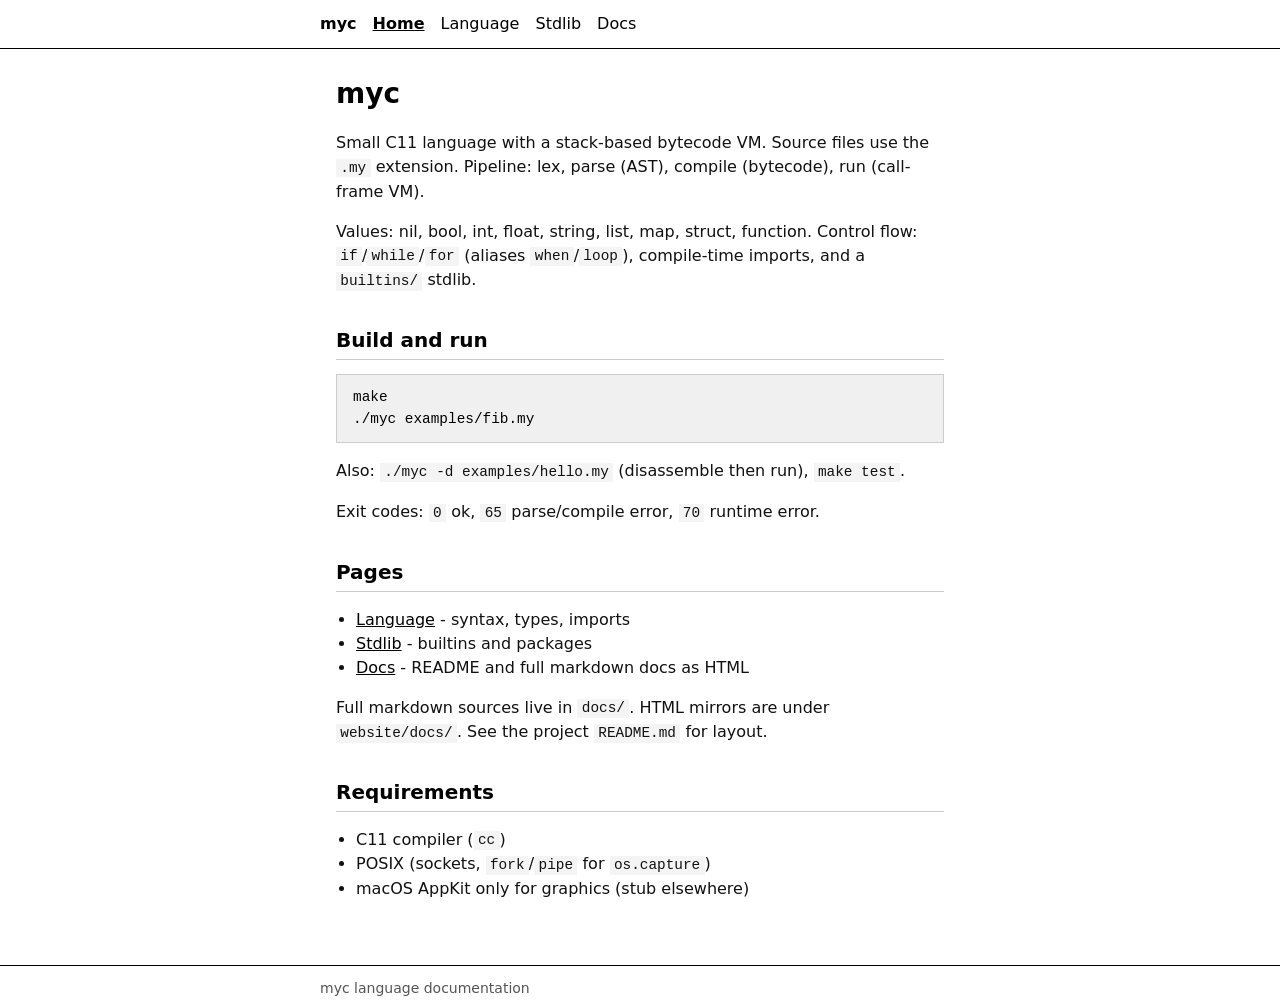
<file: website/index.html>
<!DOCTYPE html>
<html lang="en">
<head>
  <meta charset="utf-8">
  <meta name="viewport" content="width=device-width, initial-scale=1">
  <title>myc</title>
  <link rel="stylesheet" href="styles.css">
</head>
<body>
  <header>
    <div class="inner">
      <a class="logo" href="index.html">myc</a>
      <button type="button" class="nav-toggle" aria-label="Menu">Menu</button>
      <nav>
        <a href="index.html">Home</a>
        <a href="language.html">Language</a>
        <a href="stdlib.html">Stdlib</a>
        <a href="docs/index.html">Docs</a>
      </nav>
    </div>
  </header>
  <main>
    <h1>myc</h1>
    <p>
      Small C11 language with a stack-based bytecode VM. Source files use the
      <code>.my</code> extension. Pipeline: lex, parse (AST), compile (bytecode),
      run (call-frame VM).
    </p>
    <p>
      Values: nil, bool, int, float, string, list, map, struct, function.
      Control flow: <code>if</code>/<code>while</code>/<code>for</code>
      (aliases <code>when</code>/<code>loop</code>), compile-time imports, and a
      <code>builtins/</code> stdlib.
    </p>

    <h2>Build and run</h2>
    <pre><code>make
./myc examples/fib.my</code></pre>
    <p>
      Also: <code>./myc -d examples/hello.my</code> (disassemble then run),
      <code>make test</code>.
    </p>
    <p>Exit codes: <code>0</code> ok, <code>65</code> parse/compile error,
      <code>70</code> runtime error.</p>

    <h2>Pages</h2>
    <ul>
      <li><a href="language.html">Language</a> - syntax, types, imports</li>
      <li><a href="stdlib.html">Stdlib</a> - builtins and packages</li>
      <li><a href="docs/index.html">Docs</a> - README and full markdown docs as HTML</li>
    </ul>
    <p>
      Full markdown sources live in <code>docs/</code>. HTML mirrors are under
      <code>website/docs/</code>. See the project <code>README.md</code> for layout.
    </p>

    <h2>Requirements</h2>
    <ul>
      <li>C11 compiler (<code>cc</code>)</li>
      <li>POSIX (sockets, <code>fork</code>/<code>pipe</code> for <code>os.capture</code>)</li>
      <li>macOS AppKit only for graphics (stub elsewhere)</li>
    </ul>
  </main>
  <footer>
    <div class="inner">myc language documentation</div>
  </footer>
  <script src="main.js"></script>
</body>
</html>
</file>
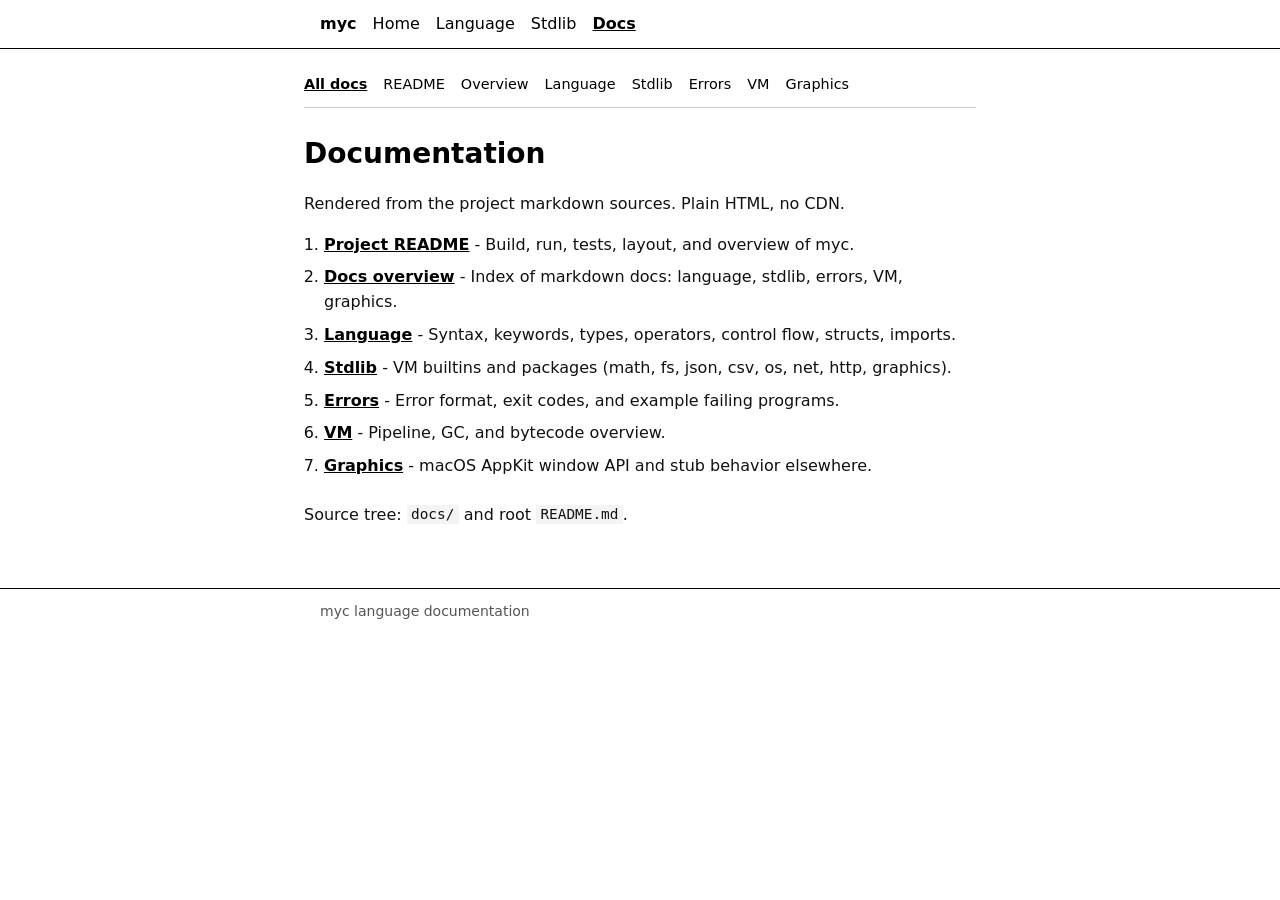
<file: website/docs/index.html>
<!DOCTYPE html>
<html lang="en">
<head>
  <meta charset="utf-8">
  <meta name="viewport" content="width=device-width, initial-scale=1">
  <title>Docs - myc</title>
  <link rel="stylesheet" href="../styles.css">
</head>
<body>
  <header>
    <div class="inner">
      <a class="logo" href="../index.html">myc</a>
      <button type="button" class="nav-toggle" aria-label="Menu">Menu</button>
      <nav>
        <a href="../index.html">Home</a>
        <a href="../language.html">Language</a>
        <a href="../stdlib.html">Stdlib</a>
        <a href="index.html">Docs</a>
      </nav>
    </div>
  </header>
  <main class="doc">
    <ul class="doc-nav">
      <li><a href="index.html">All docs</a></li>
      <li><a href="readme.html">README</a></li>
      <li><a href="overview.html">Overview</a></li>
      <li><a href="language.html">Language</a></li>
      <li><a href="stdlib.html">Stdlib</a></li>
      <li><a href="errors.html">Errors</a></li>
      <li><a href="vm.html">VM</a></li>
      <li><a href="graphics.html">Graphics</a></li>
    </ul>
    <h1>Documentation</h1>
    <p>Rendered from the project markdown sources. Plain HTML, no CDN.</p>
    <ol class="doc-list">
      <li><a href="readme.html"><strong>Project README</strong></a> - Build, run, tests, layout, and overview of myc.</li>
      <li><a href="overview.html"><strong>Docs overview</strong></a> - Index of markdown docs: language, stdlib, errors, VM, graphics.</li>
      <li><a href="language.html"><strong>Language</strong></a> - Syntax, keywords, types, operators, control flow, structs, imports.</li>
      <li><a href="stdlib.html"><strong>Stdlib</strong></a> - VM builtins and packages (math, fs, json, csv, os, net, http, graphics).</li>
      <li><a href="errors.html"><strong>Errors</strong></a> - Error format, exit codes, and example failing programs.</li>
      <li><a href="vm.html"><strong>VM</strong></a> - Pipeline, GC, and bytecode overview.</li>
      <li><a href="graphics.html"><strong>Graphics</strong></a> - macOS AppKit window API and stub behavior elsewhere.</li>
    </ol>
    <p>Source tree: <code>docs/</code> and root <code>README.md</code>.</p>
  </main>
  <footer>
    <div class="inner">myc language documentation</div>
  </footer>
  <script src="../main.js"></script>
</body>
</html>
</file>
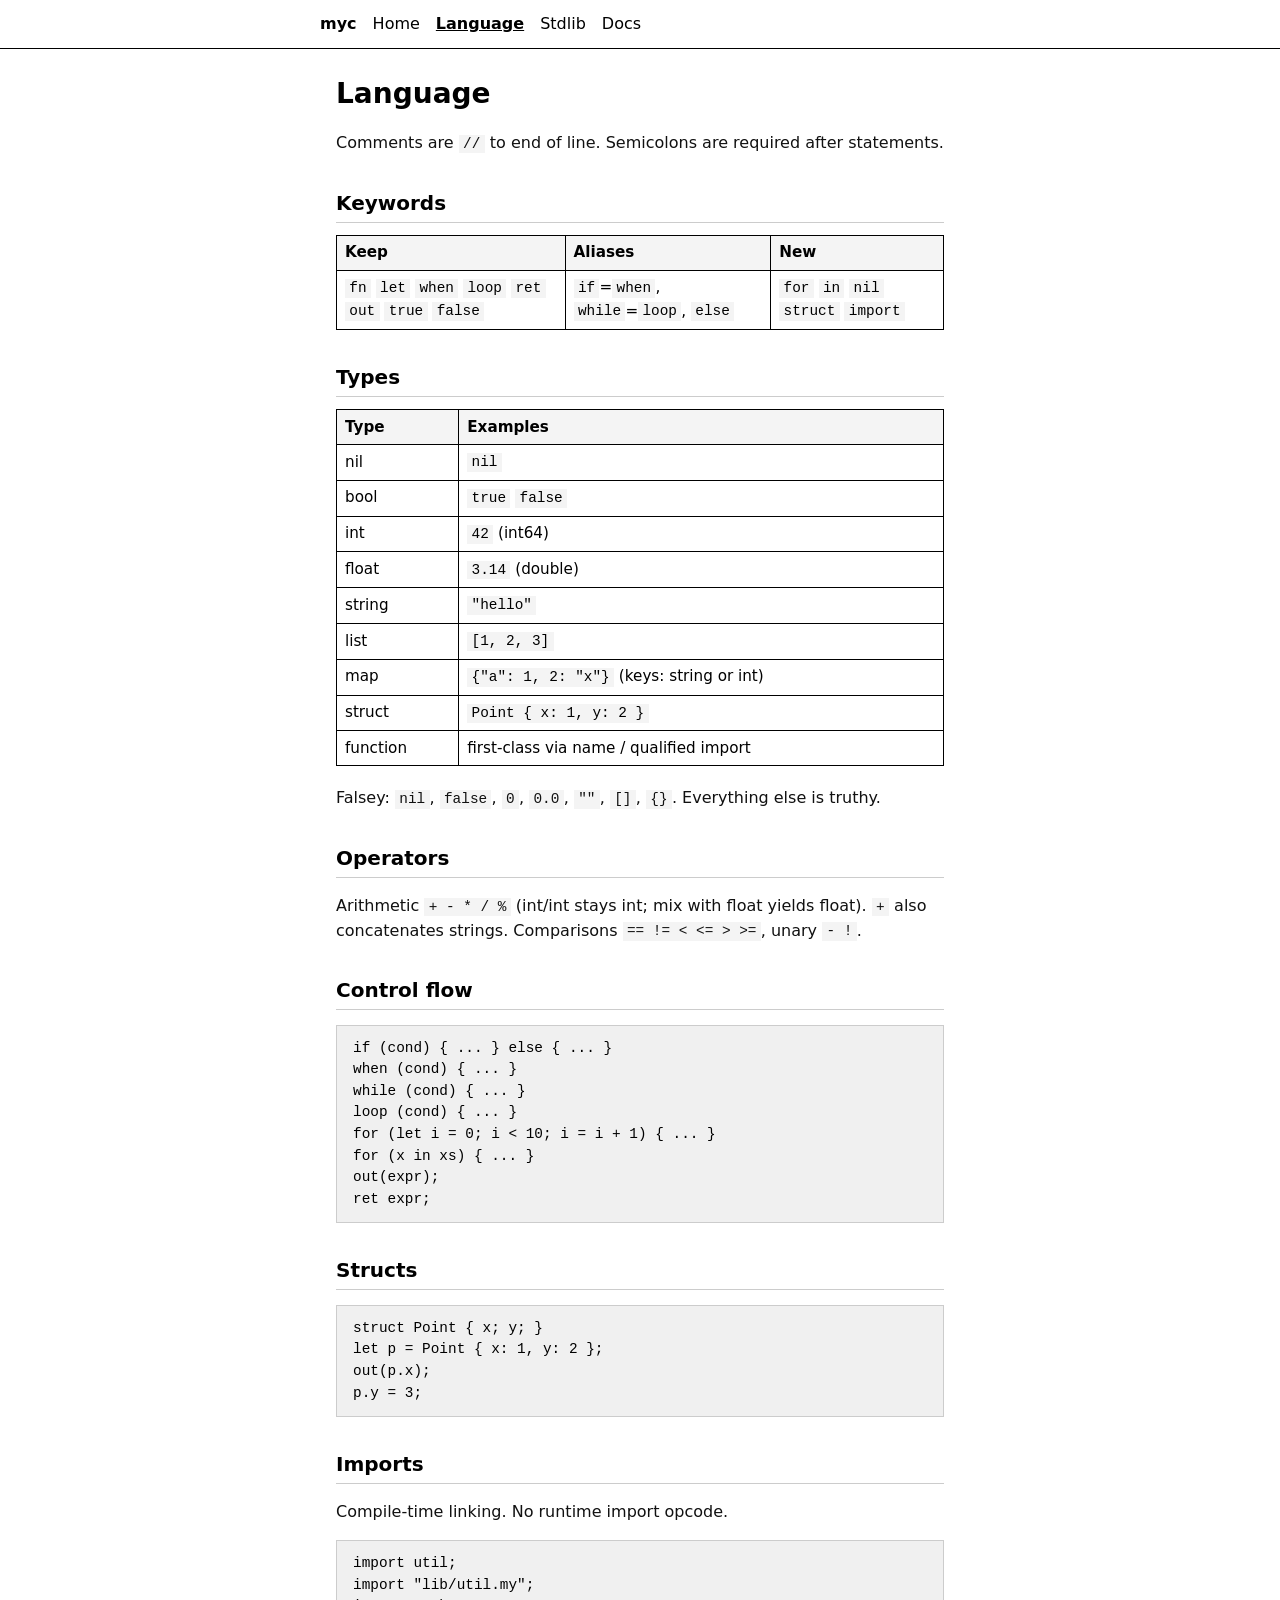
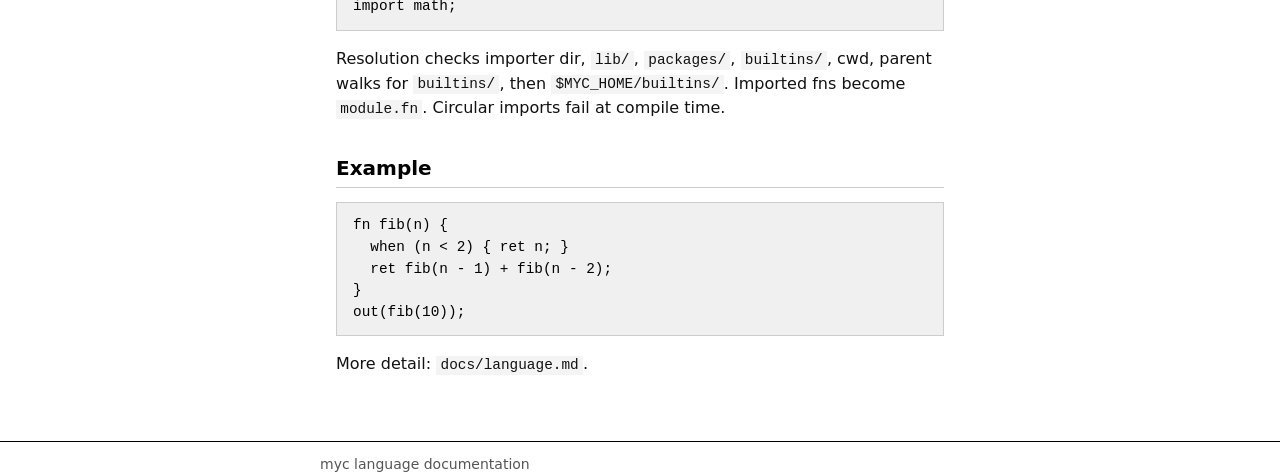
<file: website/language.html>
<!DOCTYPE html>
<html lang="en">
<head>
  <meta charset="utf-8">
  <meta name="viewport" content="width=device-width, initial-scale=1">
  <title>Language - myc</title>
  <link rel="stylesheet" href="styles.css">
</head>
<body>
  <header>
    <div class="inner">
      <a class="logo" href="index.html">myc</a>
      <button type="button" class="nav-toggle" aria-label="Menu">Menu</button>
      <nav>
        <a href="index.html">Home</a>
        <a href="language.html">Language</a>
        <a href="stdlib.html">Stdlib</a>
        <a href="docs/index.html">Docs</a>
      </nav>
    </div>
  </header>
  <main>
    <h1>Language</h1>
    <p>
      Comments are <code>//</code> to end of line. Semicolons are required after
      statements.
    </p>

    <h2>Keywords</h2>
    <table>
      <thead>
        <tr><th>Keep</th><th>Aliases</th><th>New</th></tr>
      </thead>
      <tbody>
        <tr>
          <td><code>fn</code> <code>let</code> <code>when</code> <code>loop</code> <code>ret</code> <code>out</code> <code>true</code> <code>false</code></td>
          <td><code>if</code>=<code>when</code>, <code>while</code>=<code>loop</code>, <code>else</code></td>
          <td><code>for</code> <code>in</code> <code>nil</code> <code>struct</code> <code>import</code></td>
        </tr>
      </tbody>
    </table>

    <h2>Types</h2>
    <table>
      <thead>
        <tr><th>Type</th><th>Examples</th></tr>
      </thead>
      <tbody>
        <tr><td>nil</td><td><code>nil</code></td></tr>
        <tr><td>bool</td><td><code>true</code> <code>false</code></td></tr>
        <tr><td>int</td><td><code>42</code> (int64)</td></tr>
        <tr><td>float</td><td><code>3.14</code> (double)</td></tr>
        <tr><td>string</td><td><code>"hello"</code></td></tr>
        <tr><td>list</td><td><code>[1, 2, 3]</code></td></tr>
        <tr><td>map</td><td><code>{"a": 1, 2: "x"}</code> (keys: string or int)</td></tr>
        <tr><td>struct</td><td><code>Point { x: 1, y: 2 }</code></td></tr>
        <tr><td>function</td><td>first-class via name / qualified import</td></tr>
      </tbody>
    </table>
    <p>
      Falsey: <code>nil</code>, <code>false</code>, <code>0</code>,
      <code>0.0</code>, <code>""</code>, <code>[]</code>, <code>{}</code>.
      Everything else is truthy.
    </p>

    <h2>Operators</h2>
    <p>
      Arithmetic <code>+ - * / %</code> (int/int stays int; mix with float yields
      float). <code>+</code> also concatenates strings. Comparisons
      <code>== != &lt; &lt;= &gt; &gt;=</code>, unary <code>- !</code>.
    </p>

    <h2>Control flow</h2>
    <pre><code>if (cond) { ... } else { ... }
when (cond) { ... }
while (cond) { ... }
loop (cond) { ... }
for (let i = 0; i &lt; 10; i = i + 1) { ... }
for (x in xs) { ... }
out(expr);
ret expr;</code></pre>

    <h2>Structs</h2>
    <pre><code>struct Point { x; y; }
let p = Point { x: 1, y: 2 };
out(p.x);
p.y = 3;</code></pre>

    <h2>Imports</h2>
    <p>Compile-time linking. No runtime import opcode.</p>
    <pre><code>import util;
import "lib/util.my";
import math;</code></pre>
    <p>
      Resolution checks importer dir, <code>lib/</code>, <code>packages/</code>,
      <code>builtins/</code>, cwd, parent walks for <code>builtins/</code>, then
      <code>$MYC_HOME/builtins/</code>. Imported fns become <code>module.fn</code>.
      Circular imports fail at compile time.
    </p>

    <h2>Example</h2>
    <pre><code>fn fib(n) {
  when (n &lt; 2) { ret n; }
  ret fib(n - 1) + fib(n - 2);
}
out(fib(10));</code></pre>

    <p>More detail: <code>docs/language.md</code>.</p>
  </main>
  <footer>
    <div class="inner">myc language documentation</div>
  </footer>
  <script src="main.js"></script>
</body>
</html>
</file>
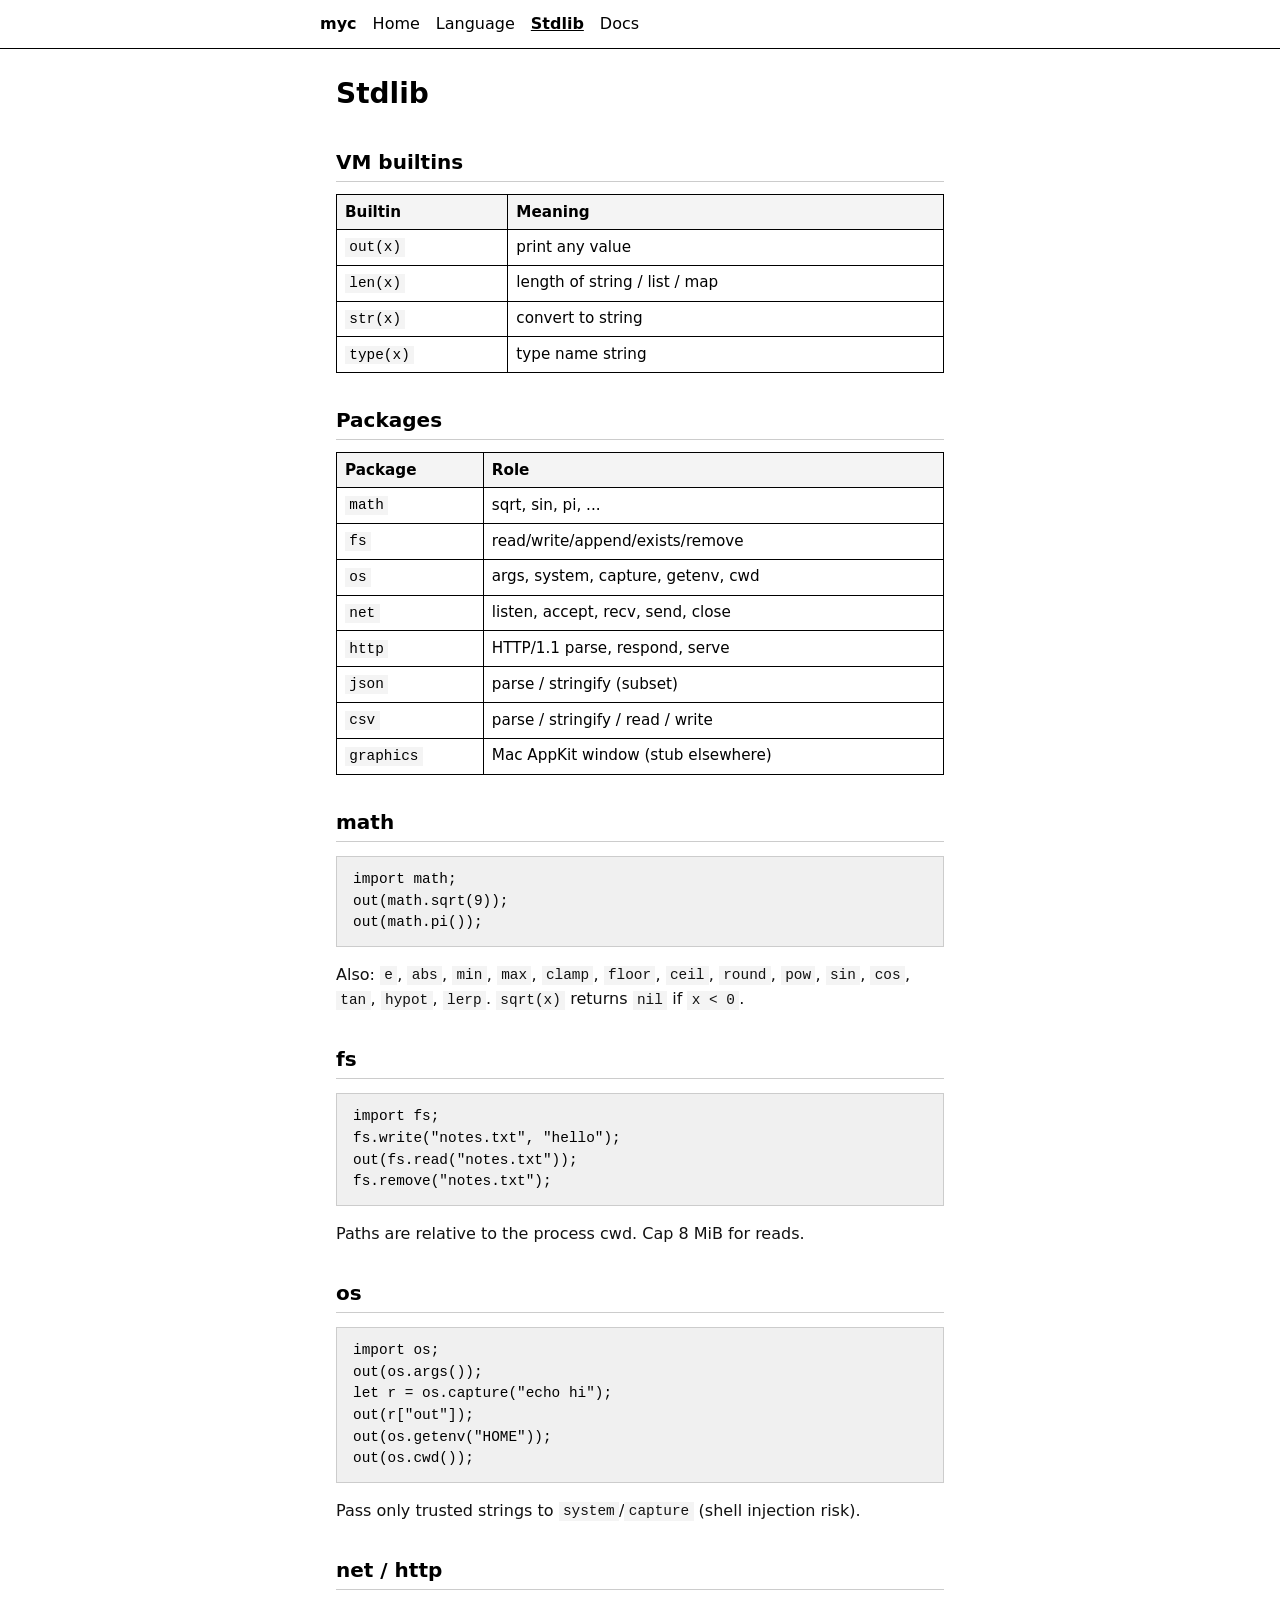
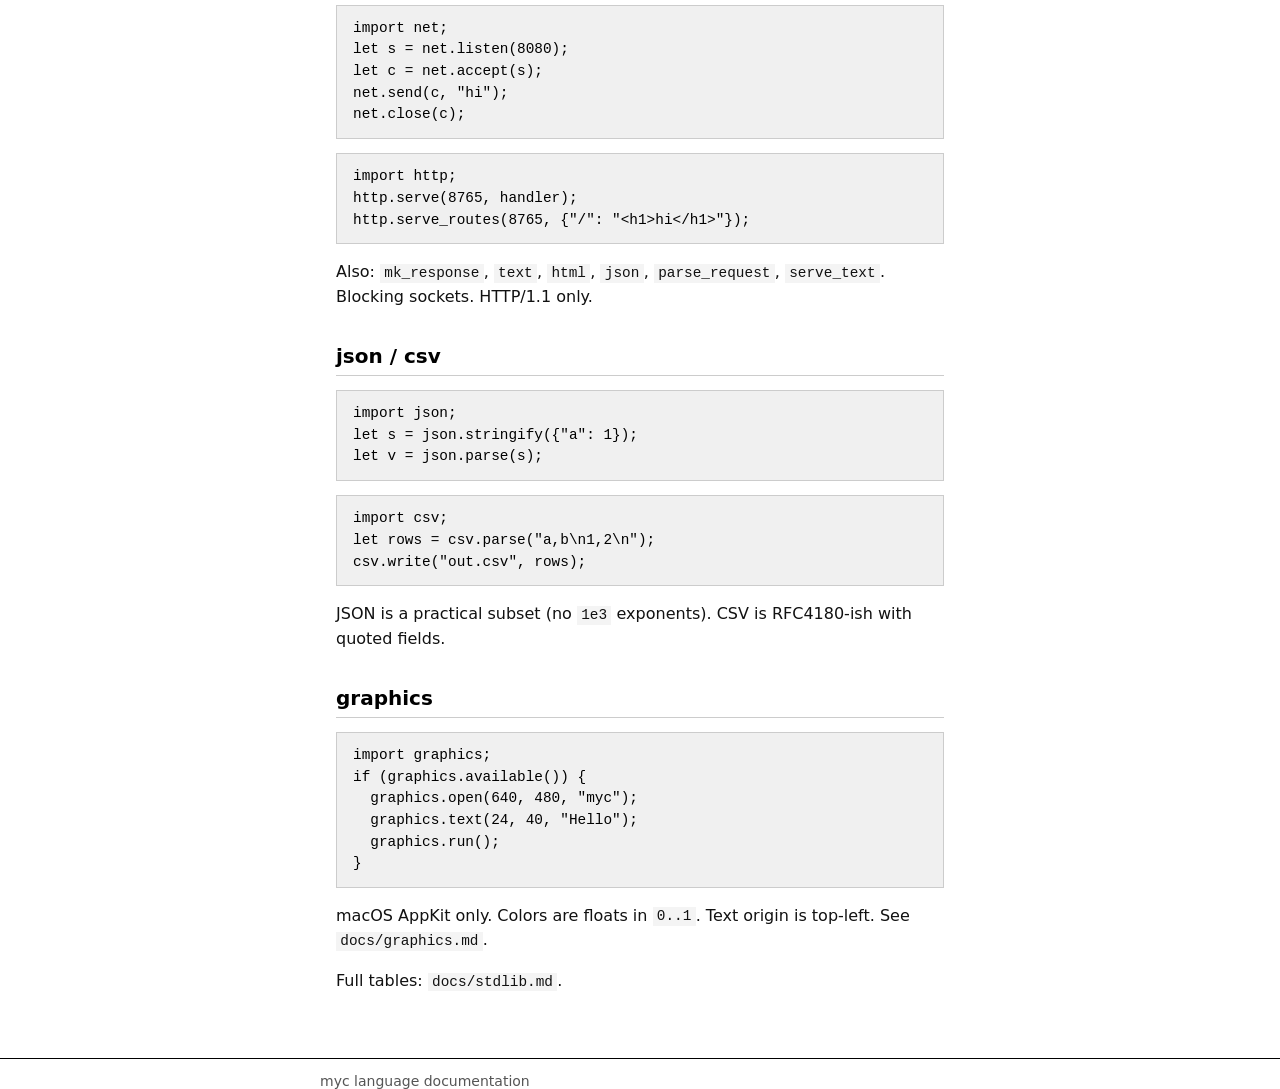
<file: website/stdlib.html>
<!DOCTYPE html>
<html lang="en">
<head>
  <meta charset="utf-8">
  <meta name="viewport" content="width=device-width, initial-scale=1">
  <title>Stdlib - myc</title>
  <link rel="stylesheet" href="styles.css">
</head>
<body>
  <header>
    <div class="inner">
      <a class="logo" href="index.html">myc</a>
      <button type="button" class="nav-toggle" aria-label="Menu">Menu</button>
      <nav>
        <a href="index.html">Home</a>
        <a href="language.html">Language</a>
        <a href="stdlib.html">Stdlib</a>
        <a href="docs/index.html">Docs</a>
      </nav>
    </div>
  </header>
  <main>
    <h1>Stdlib</h1>

    <h2>VM builtins</h2>
    <table>
      <thead>
        <tr><th>Builtin</th><th>Meaning</th></tr>
      </thead>
      <tbody>
        <tr><td><code>out(x)</code></td><td>print any value</td></tr>
        <tr><td><code>len(x)</code></td><td>length of string / list / map</td></tr>
        <tr><td><code>str(x)</code></td><td>convert to string</td></tr>
        <tr><td><code>type(x)</code></td><td>type name string</td></tr>
      </tbody>
    </table>

    <h2>Packages</h2>
    <table>
      <thead>
        <tr><th>Package</th><th>Role</th></tr>
      </thead>
      <tbody>
        <tr><td><code>math</code></td><td>sqrt, sin, pi, ...</td></tr>
        <tr><td><code>fs</code></td><td>read/write/append/exists/remove</td></tr>
        <tr><td><code>os</code></td><td>args, system, capture, getenv, cwd</td></tr>
        <tr><td><code>net</code></td><td>listen, accept, recv, send, close</td></tr>
        <tr><td><code>http</code></td><td>HTTP/1.1 parse, respond, serve</td></tr>
        <tr><td><code>json</code></td><td>parse / stringify (subset)</td></tr>
        <tr><td><code>csv</code></td><td>parse / stringify / read / write</td></tr>
        <tr><td><code>graphics</code></td><td>Mac AppKit window (stub elsewhere)</td></tr>
      </tbody>
    </table>

    <h2>math</h2>
    <pre><code>import math;
out(math.sqrt(9));
out(math.pi());</code></pre>
    <p>
      Also: <code>e</code>, <code>abs</code>, <code>min</code>, <code>max</code>,
      <code>clamp</code>, <code>floor</code>, <code>ceil</code>, <code>round</code>,
      <code>pow</code>, <code>sin</code>, <code>cos</code>, <code>tan</code>,
      <code>hypot</code>, <code>lerp</code>. <code>sqrt(x)</code> returns
      <code>nil</code> if <code>x &lt; 0</code>.
    </p>

    <h2>fs</h2>
    <pre><code>import fs;
fs.write("notes.txt", "hello");
out(fs.read("notes.txt"));
fs.remove("notes.txt");</code></pre>
    <p>Paths are relative to the process cwd. Cap 8 MiB for reads.</p>

    <h2>os</h2>
    <pre><code>import os;
out(os.args());
let r = os.capture("echo hi");
out(r["out"]);
out(os.getenv("HOME"));
out(os.cwd());</code></pre>
    <p>
      Pass only trusted strings to <code>system</code>/<code>capture</code>
      (shell injection risk).
    </p>

    <h2>net / http</h2>
    <pre><code>import net;
let s = net.listen(8080);
let c = net.accept(s);
net.send(c, "hi");
net.close(c);</code></pre>
    <pre><code>import http;
http.serve(8765, handler);
http.serve_routes(8765, {"/": "&lt;h1&gt;hi&lt;/h1&gt;"});</code></pre>
    <p>
      Also: <code>mk_response</code>, <code>text</code>, <code>html</code>,
      <code>json</code>, <code>parse_request</code>, <code>serve_text</code>.
      Blocking sockets. HTTP/1.1 only.
    </p>

    <h2>json / csv</h2>
    <pre><code>import json;
let s = json.stringify({"a": 1});
let v = json.parse(s);</code></pre>
    <pre><code>import csv;
let rows = csv.parse("a,b\n1,2\n");
csv.write("out.csv", rows);</code></pre>
    <p>
      JSON is a practical subset (no <code>1e3</code> exponents). CSV is
      RFC4180-ish with quoted fields.
    </p>

    <h2>graphics</h2>
    <pre><code>import graphics;
if (graphics.available()) {
  graphics.open(640, 480, "myc");
  graphics.text(24, 40, "Hello");
  graphics.run();
}</code></pre>
    <p>
      macOS AppKit only. Colors are floats in <code>0..1</code>. Text origin is
      top-left. See <code>docs/graphics.md</code>.
    </p>

    <p>Full tables: <code>docs/stdlib.md</code>.</p>
  </main>
  <footer>
    <div class="inner">myc language documentation</div>
  </footer>
  <script src="main.js"></script>
</body>
</html>
</file>
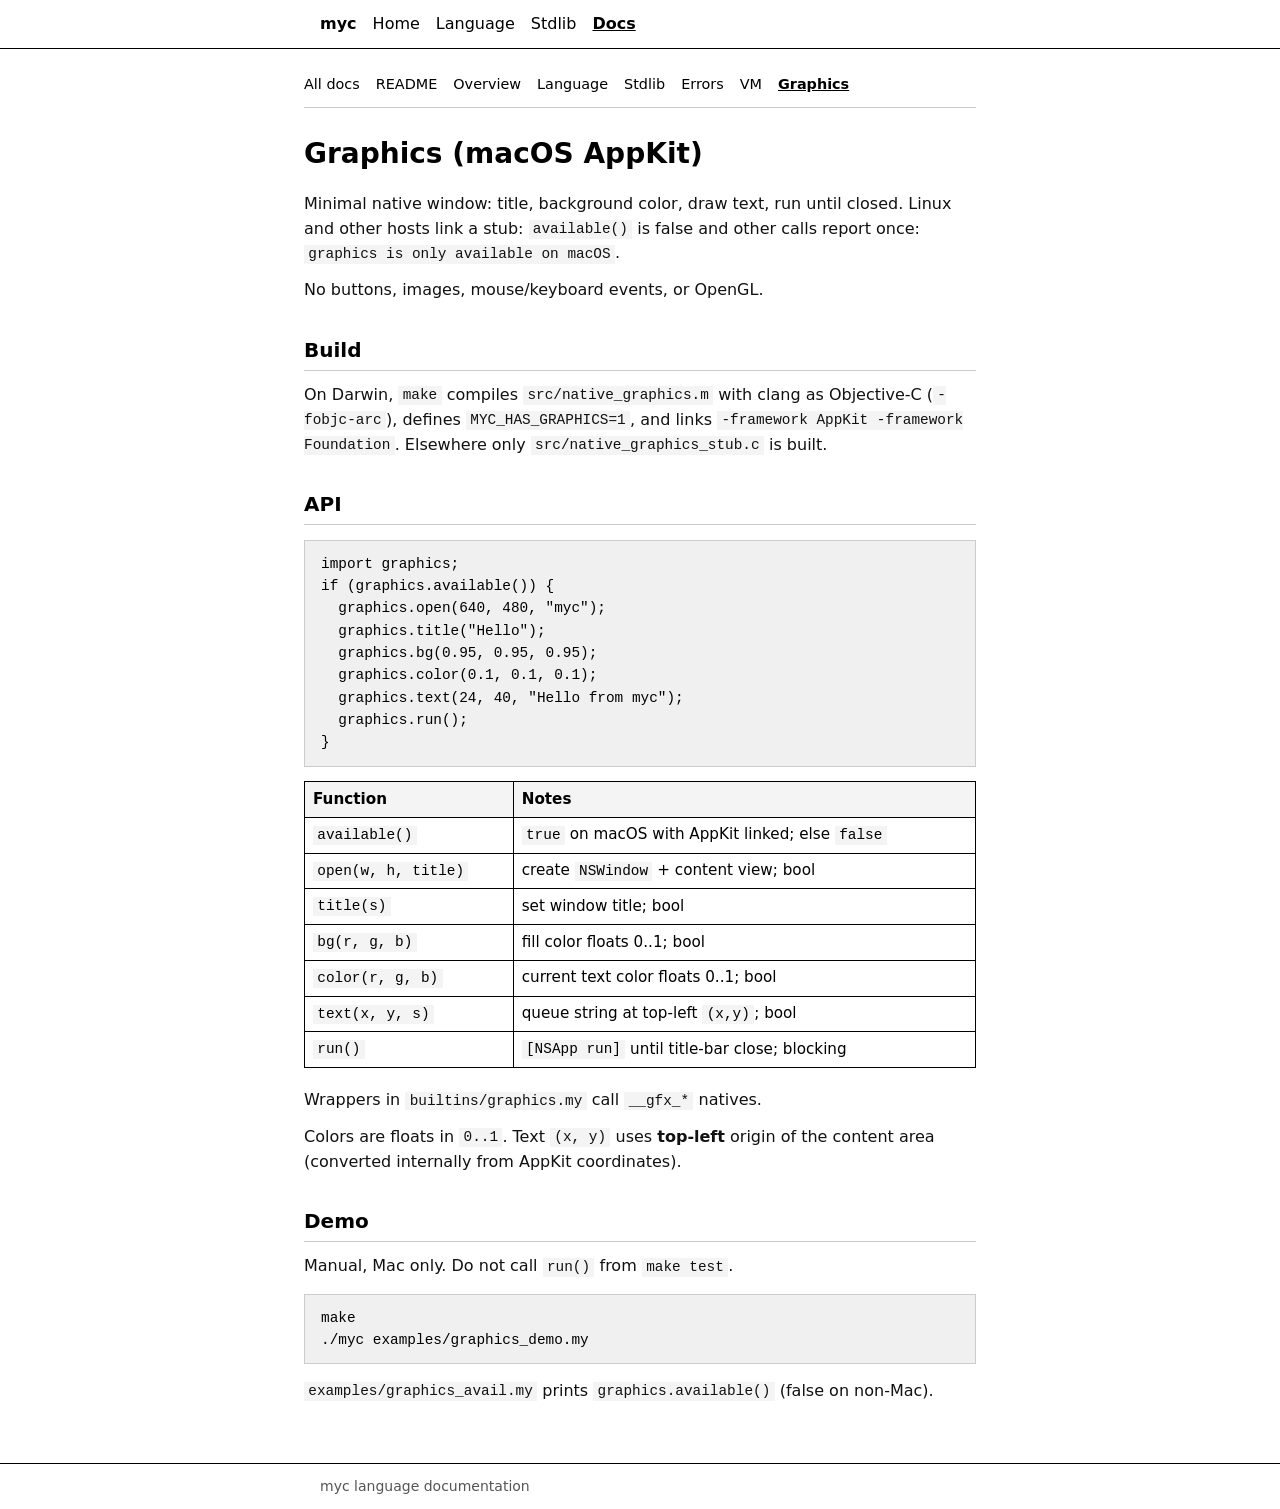
<file: website/docs/graphics.html>
<!DOCTYPE html>
<html lang="en">
<head>
  <meta charset="utf-8">
  <meta name="viewport" content="width=device-width, initial-scale=1">
  <title>Graphics - myc</title>
  <link rel="stylesheet" href="../styles.css">
</head>
<body>
  <header>
    <div class="inner">
      <a class="logo" href="../index.html">myc</a>
      <button type="button" class="nav-toggle" aria-label="Menu">Menu</button>
      <nav>
        <a href="../index.html">Home</a>
        <a href="../language.html">Language</a>
        <a href="../stdlib.html">Stdlib</a>
        <a href="index.html">Docs</a>
      </nav>
    </div>
  </header>
  <main class="doc">
    <ul class="doc-nav">
      <li><a href="index.html">All docs</a></li>
      <li><a href="readme.html">README</a></li>
      <li><a href="overview.html">Overview</a></li>
      <li><a href="language.html">Language</a></li>
      <li><a href="stdlib.html">Stdlib</a></li>
      <li><a href="errors.html">Errors</a></li>
      <li><a href="vm.html">VM</a></li>
      <li><a href="graphics.html" class="current">Graphics</a></li>
    </ul>
<h1>Graphics (macOS AppKit)</h1>
<p>Minimal native window: title, background color, draw text, run until closed. Linux and other hosts link a stub: <code>available()</code> is false and other calls report once: <code>graphics is only available on macOS</code>.</p>
<p>No buttons, images, mouse/keyboard events, or OpenGL.</p>
<h2>Build</h2>
<p>On Darwin, <code>make</code> compiles <code>src/native_graphics.m</code> with clang as Objective-C (<code>-fobjc-arc</code>), defines <code>MYC_HAS_GRAPHICS=1</code>, and links <code>-framework AppKit -framework Foundation</code>. Elsewhere only <code>src/native_graphics_stub.c</code> is built.</p>
<h2>API</h2>
<pre><code>import graphics;
if (graphics.available()) {
  graphics.open(640, 480, "myc");
  graphics.title("Hello");
  graphics.bg(0.95, 0.95, 0.95);
  graphics.color(0.1, 0.1, 0.1);
  graphics.text(24, 40, "Hello from myc");
  graphics.run();
}</code></pre>
<table>
<thead><tr>
<th>Function</th>
<th>Notes</th>
</tr></thead>
<tbody>
<tr>
<td><code>available()</code></td>
<td><code>true</code> on macOS with AppKit linked; else <code>false</code></td>
</tr>
<tr>
<td><code>open(w, h, title)</code></td>
<td>create <code>NSWindow</code> + content view; bool</td>
</tr>
<tr>
<td><code>title(s)</code></td>
<td>set window title; bool</td>
</tr>
<tr>
<td><code>bg(r, g, b)</code></td>
<td>fill color floats 0..1; bool</td>
</tr>
<tr>
<td><code>color(r, g, b)</code></td>
<td>current text color floats 0..1; bool</td>
</tr>
<tr>
<td><code>text(x, y, s)</code></td>
<td>queue string at top-left <code>(x,y)</code>; bool</td>
</tr>
<tr>
<td><code>run()</code></td>
<td><code>[NSApp run]</code> until title-bar close; blocking</td>
</tr>
</tbody></table>
<p>Wrappers in <code>builtins/graphics.my</code> call <code>__gfx_*</code> natives.</p>
<p>Colors are floats in <code>0..1</code>. Text <code>(x, y)</code> uses <strong>top-left</strong> origin of the content area (converted internally from AppKit coordinates).</p>
<h2>Demo</h2>
<p>Manual, Mac only. Do not call <code>run()</code> from <code>make test</code>.</p>
<pre><code class="language-bash">make
./myc examples/graphics_demo.my</code></pre>
<p><code>examples/graphics_avail.my</code> prints <code>graphics.available()</code> (false on non-Mac).</p>

  </main>
  <footer>
    <div class="inner">myc language documentation</div>
  </footer>
  <script src="../main.js"></script>
</body>
</html>
</file>
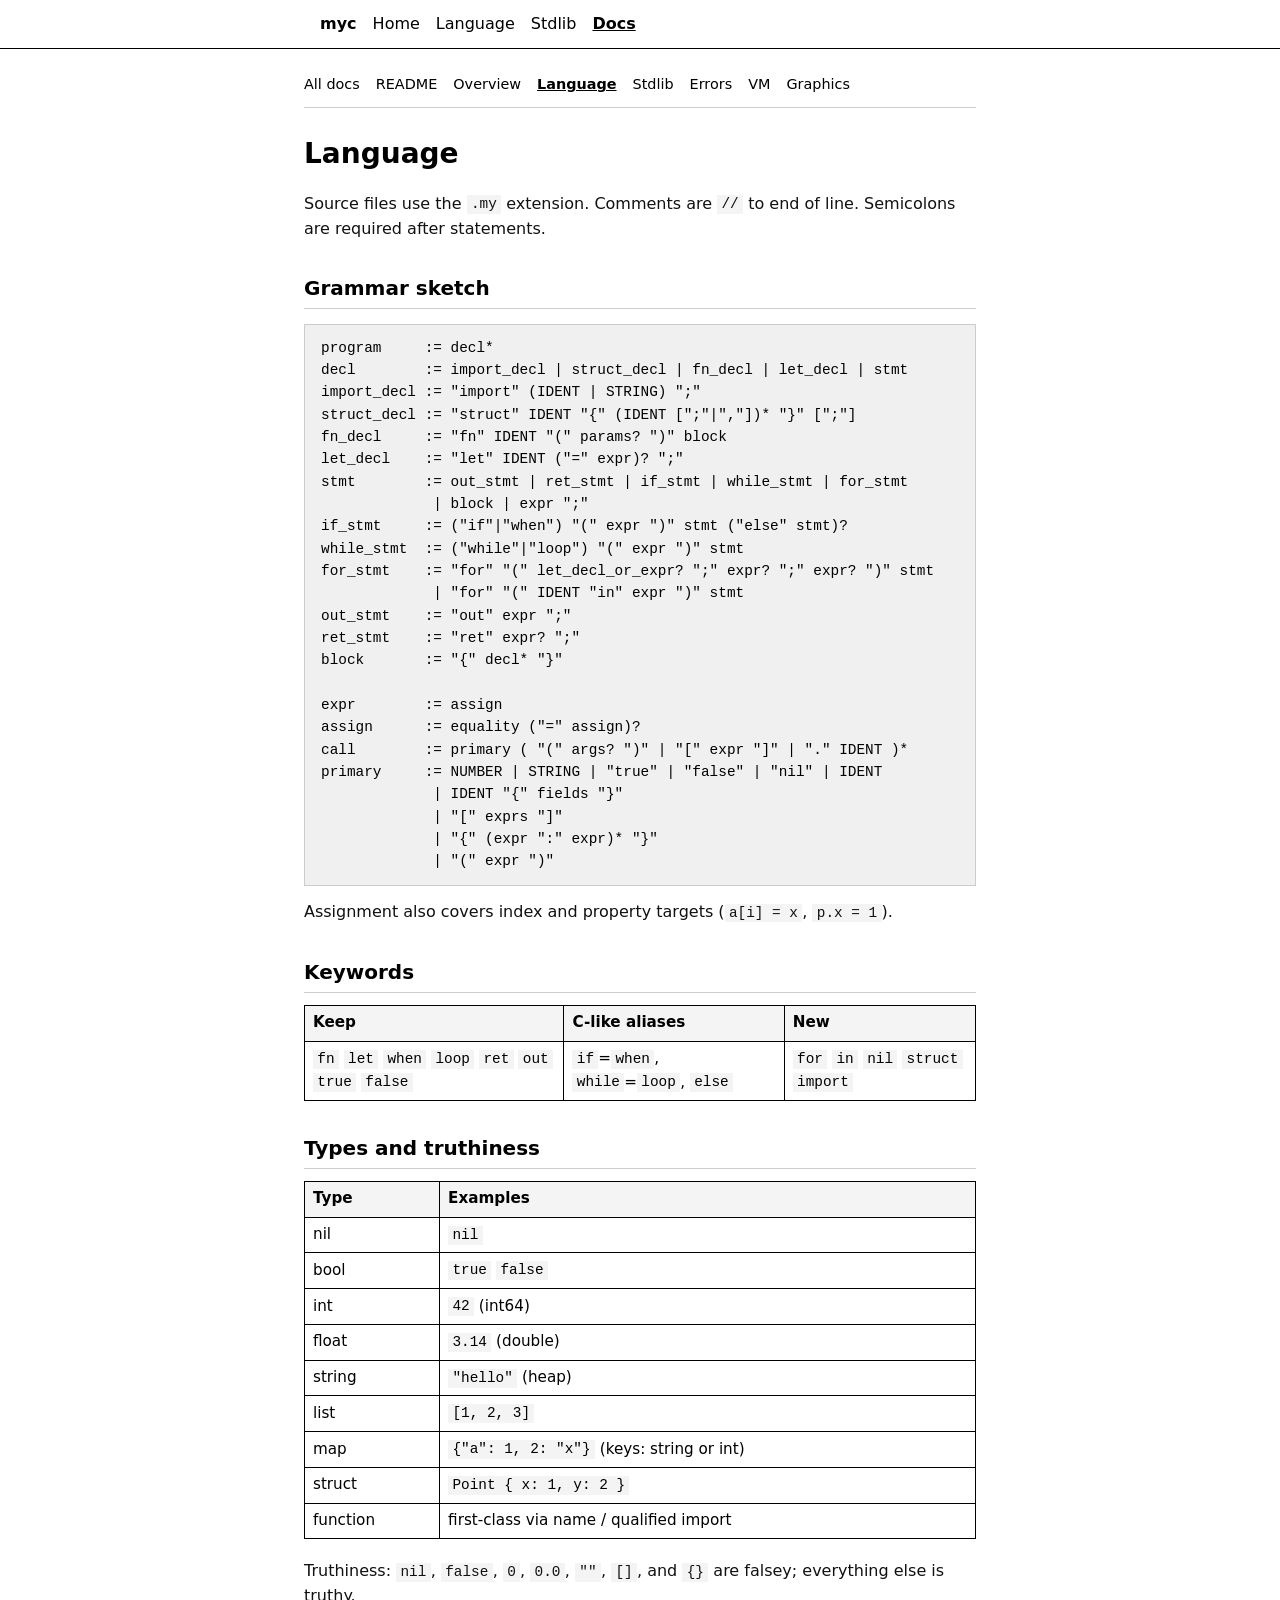
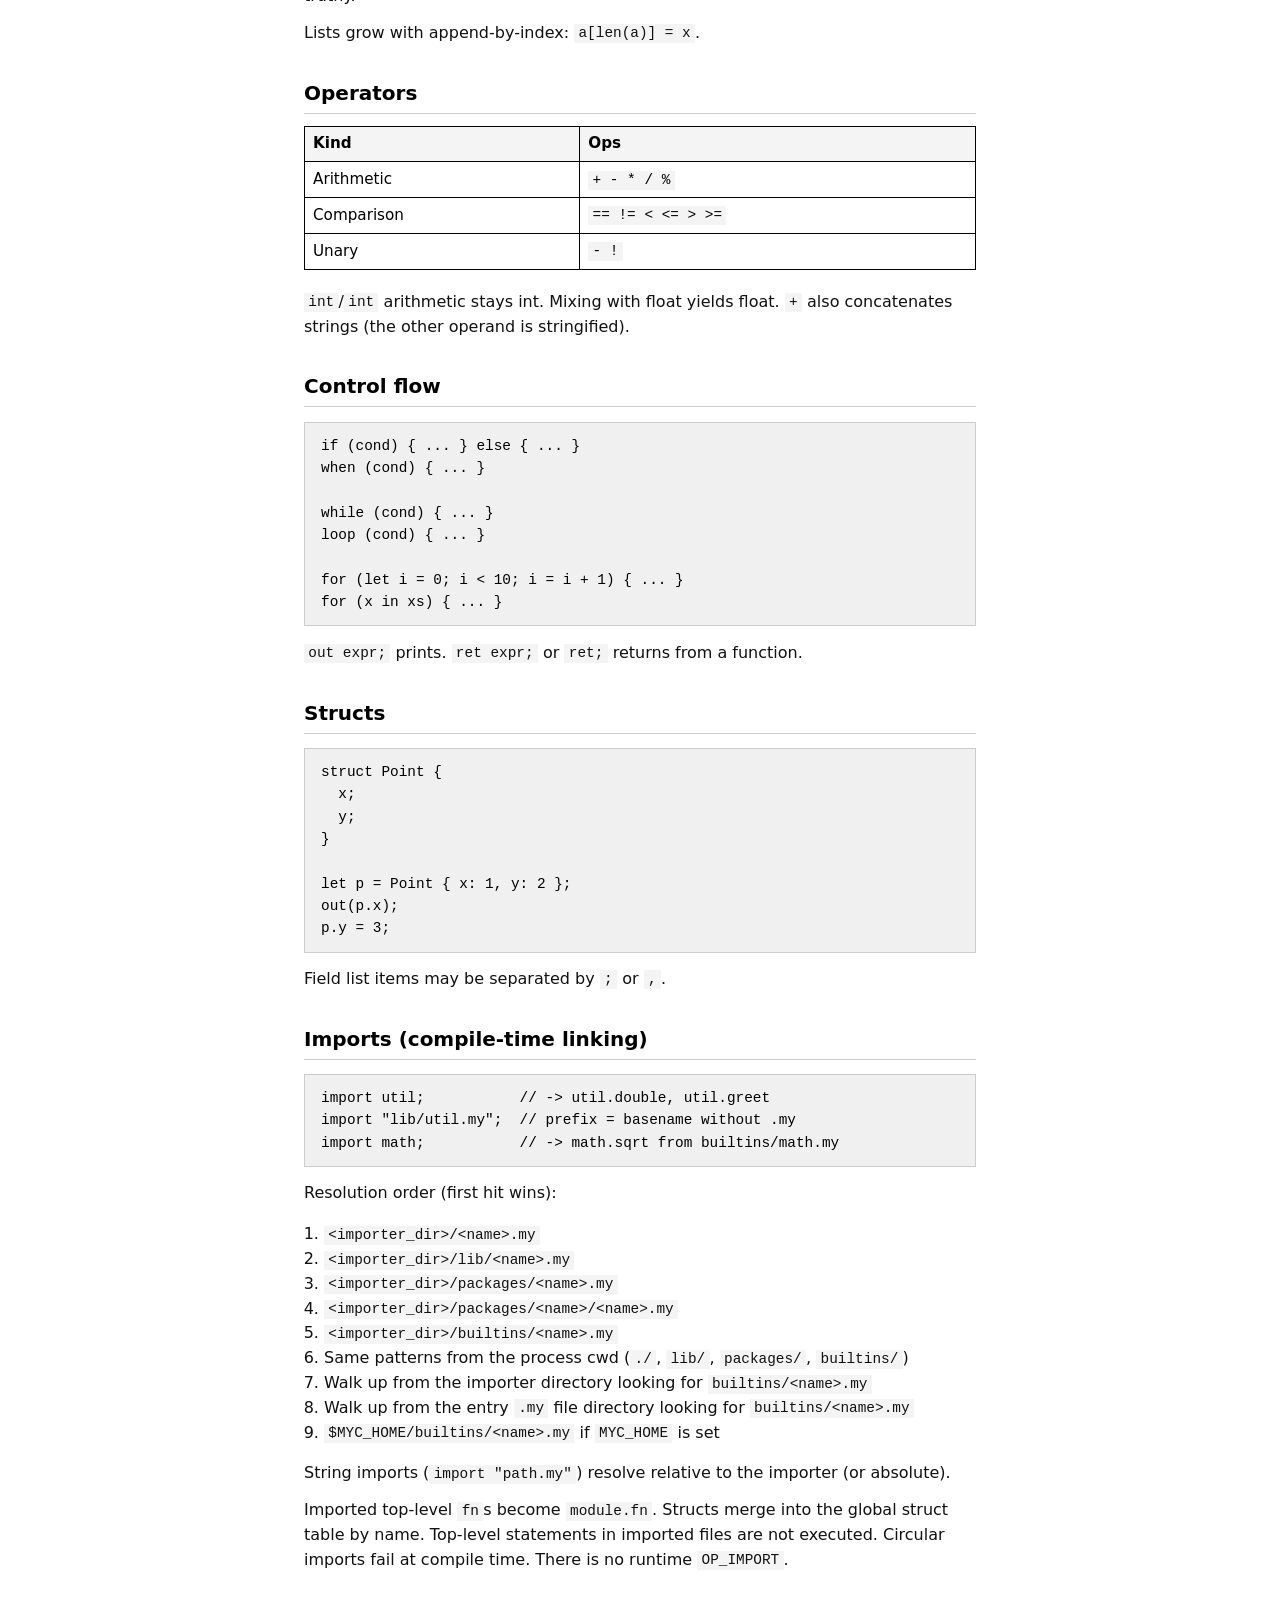
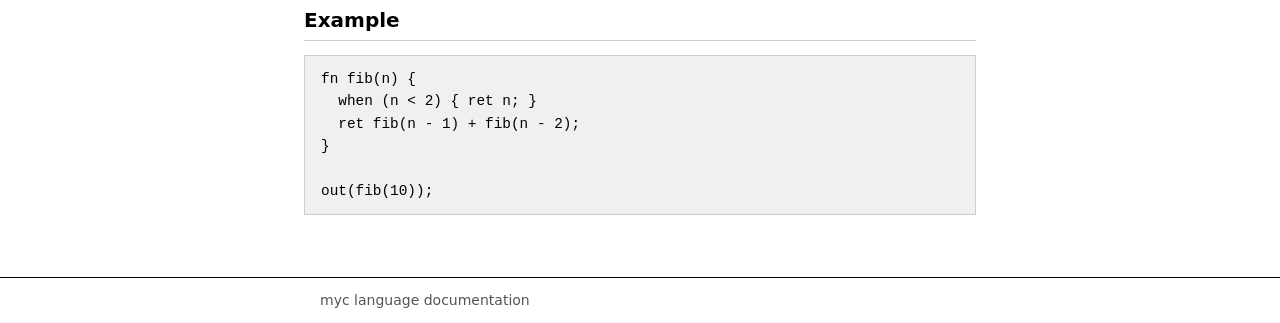
<file: website/docs/language.html>
<!DOCTYPE html>
<html lang="en">
<head>
  <meta charset="utf-8">
  <meta name="viewport" content="width=device-width, initial-scale=1">
  <title>Language - myc</title>
  <link rel="stylesheet" href="../styles.css">
</head>
<body>
  <header>
    <div class="inner">
      <a class="logo" href="../index.html">myc</a>
      <button type="button" class="nav-toggle" aria-label="Menu">Menu</button>
      <nav>
        <a href="../index.html">Home</a>
        <a href="../language.html">Language</a>
        <a href="../stdlib.html">Stdlib</a>
        <a href="index.html">Docs</a>
      </nav>
    </div>
  </header>
  <main class="doc">
    <ul class="doc-nav">
      <li><a href="index.html">All docs</a></li>
      <li><a href="readme.html">README</a></li>
      <li><a href="overview.html">Overview</a></li>
      <li><a href="language.html" class="current">Language</a></li>
      <li><a href="stdlib.html">Stdlib</a></li>
      <li><a href="errors.html">Errors</a></li>
      <li><a href="vm.html">VM</a></li>
      <li><a href="graphics.html">Graphics</a></li>
    </ul>
<h1>Language</h1>
<p>Source files use the <code>.my</code> extension. Comments are <code>//</code> to end of line. Semicolons are required after statements.</p>
<h2>Grammar sketch</h2>
<pre><code>program     := decl*
decl        := import_decl | struct_decl | fn_decl | let_decl | stmt
import_decl := "import" (IDENT | STRING) ";"
struct_decl := "struct" IDENT "{" (IDENT [";"|","])* "}" [";"]
fn_decl     := "fn" IDENT "(" params? ")" block
let_decl    := "let" IDENT ("=" expr)? ";"
stmt        := out_stmt | ret_stmt | if_stmt | while_stmt | for_stmt
             | block | expr ";"
if_stmt     := ("if"|"when") "(" expr ")" stmt ("else" stmt)?
while_stmt  := ("while"|"loop") "(" expr ")" stmt
for_stmt    := "for" "(" let_decl_or_expr? ";" expr? ";" expr? ")" stmt
             | "for" "(" IDENT "in" expr ")" stmt
out_stmt    := "out" expr ";"
ret_stmt    := "ret" expr? ";"
block       := "{" decl* "}"

expr        := assign
assign      := equality ("=" assign)?
call        := primary ( "(" args? ")" | "[" expr "]" | "." IDENT )*
primary     := NUMBER | STRING | "true" | "false" | "nil" | IDENT
             | IDENT "{" fields "}"
             | "[" exprs "]"
             | "{" (expr ":" expr)* "}"
             | "(" expr ")"</code></pre>
<p>Assignment also covers index and property targets (<code>a[i] = x</code>, <code>p.x = 1</code>).</p>
<h2>Keywords</h2>
<table>
<thead><tr>
<th>Keep</th>
<th>C-like aliases</th>
<th>New</th>
</tr></thead>
<tbody>
<tr>
<td><code>fn</code> <code>let</code> <code>when</code> <code>loop</code> <code>ret</code> <code>out</code> <code>true</code> <code>false</code></td>
<td><code>if</code>=<code>when</code>, <code>while</code>=<code>loop</code>, <code>else</code></td>
<td><code>for</code> <code>in</code> <code>nil</code> <code>struct</code> <code>import</code></td>
</tr>
</tbody></table>
<h2>Types and truthiness</h2>
<table>
<thead><tr>
<th>Type</th>
<th>Examples</th>
</tr></thead>
<tbody>
<tr>
<td>nil</td>
<td><code>nil</code></td>
</tr>
<tr>
<td>bool</td>
<td><code>true</code> <code>false</code></td>
</tr>
<tr>
<td>int</td>
<td><code>42</code> (int64)</td>
</tr>
<tr>
<td>float</td>
<td><code>3.14</code> (double)</td>
</tr>
<tr>
<td>string</td>
<td><code>"hello"</code> (heap)</td>
</tr>
<tr>
<td>list</td>
<td><code>[1, 2, 3]</code></td>
</tr>
<tr>
<td>map</td>
<td><code>{"a": 1, 2: "x"}</code> (keys: string or int)</td>
</tr>
<tr>
<td>struct</td>
<td><code>Point { x: 1, y: 2 }</code></td>
</tr>
<tr>
<td>function</td>
<td>first-class via name / qualified import</td>
</tr>
</tbody></table>
<p>Truthiness: <code>nil</code>, <code>false</code>, <code>0</code>, <code>0.0</code>, <code>""</code>, <code>[]</code>, and <code>{}</code> are falsey; everything else is truthy.</p>
<p>Lists grow with append-by-index: <code>a[len(a)] = x</code>.</p>
<h2>Operators</h2>
<table>
<thead><tr>
<th>Kind</th>
<th>Ops</th>
</tr></thead>
<tbody>
<tr>
<td>Arithmetic</td>
<td><code>+ - * / %</code></td>
</tr>
<tr>
<td>Comparison</td>
<td><code>== != &lt; &lt;= &gt; &gt;=</code></td>
</tr>
<tr>
<td>Unary</td>
<td><code>- !</code></td>
</tr>
</tbody></table>
<p><code>int</code>/<code>int</code> arithmetic stays int. Mixing with float yields float. <code>+</code> also concatenates strings (the other operand is stringified).</p>
<h2>Control flow</h2>
<pre><code>if (cond) { ... } else { ... }
when (cond) { ... }

while (cond) { ... }
loop (cond) { ... }

for (let i = 0; i &lt; 10; i = i + 1) { ... }
for (x in xs) { ... }</code></pre>
<p><code>out expr;</code> prints. <code>ret expr;</code> or <code>ret;</code> returns from a function.</p>
<h2>Structs</h2>
<pre><code>struct Point {
  x;
  y;
}

let p = Point { x: 1, y: 2 };
out(p.x);
p.y = 3;</code></pre>
<p>Field list items may be separated by <code>;</code> or <code>,</code>.</p>
<h2>Imports (compile-time linking)</h2>
<pre><code>import util;           // -&gt; util.double, util.greet
import "lib/util.my";  // prefix = basename without .my
import math;           // -&gt; math.sqrt from builtins/math.my</code></pre>
<p>Resolution order (first hit wins):</p>
<ol>
<li><code>&lt;importer_dir&gt;/&lt;name&gt;.my</code></li>
<li><code>&lt;importer_dir&gt;/lib/&lt;name&gt;.my</code></li>
<li><code>&lt;importer_dir&gt;/packages/&lt;name&gt;.my</code></li>
<li><code>&lt;importer_dir&gt;/packages/&lt;name&gt;/&lt;name&gt;.my</code></li>
<li><code>&lt;importer_dir&gt;/builtins/&lt;name&gt;.my</code></li>
<li>Same patterns from the process cwd (<code>./</code>, <code>lib/</code>, <code>packages/</code>, <code>builtins/</code>)</li>
<li>Walk up from the importer directory looking for <code>builtins/&lt;name&gt;.my</code></li>
<li>Walk up from the entry <code>.my</code> file directory looking for <code>builtins/&lt;name&gt;.my</code></li>
<li><code>$MYC_HOME/builtins/&lt;name&gt;.my</code> if <code>MYC_HOME</code> is set</li>
</ol>
<p>String imports (<code>import "path.my"</code>) resolve relative to the importer (or absolute).</p>
<p>Imported top-level <code>fn</code>s become <code>module.fn</code>. Structs merge into the global struct table by name. Top-level statements in imported files are not executed. Circular imports fail at compile time. There is no runtime <code>OP_IMPORT</code>.</p>
<h2>Example</h2>
<pre><code>fn fib(n) {
  when (n &lt; 2) { ret n; }
  ret fib(n - 1) + fib(n - 2);
}

out(fib(10));</code></pre>

  </main>
  <footer>
    <div class="inner">myc language documentation</div>
  </footer>
  <script src="../main.js"></script>
</body>
</html>
</file>
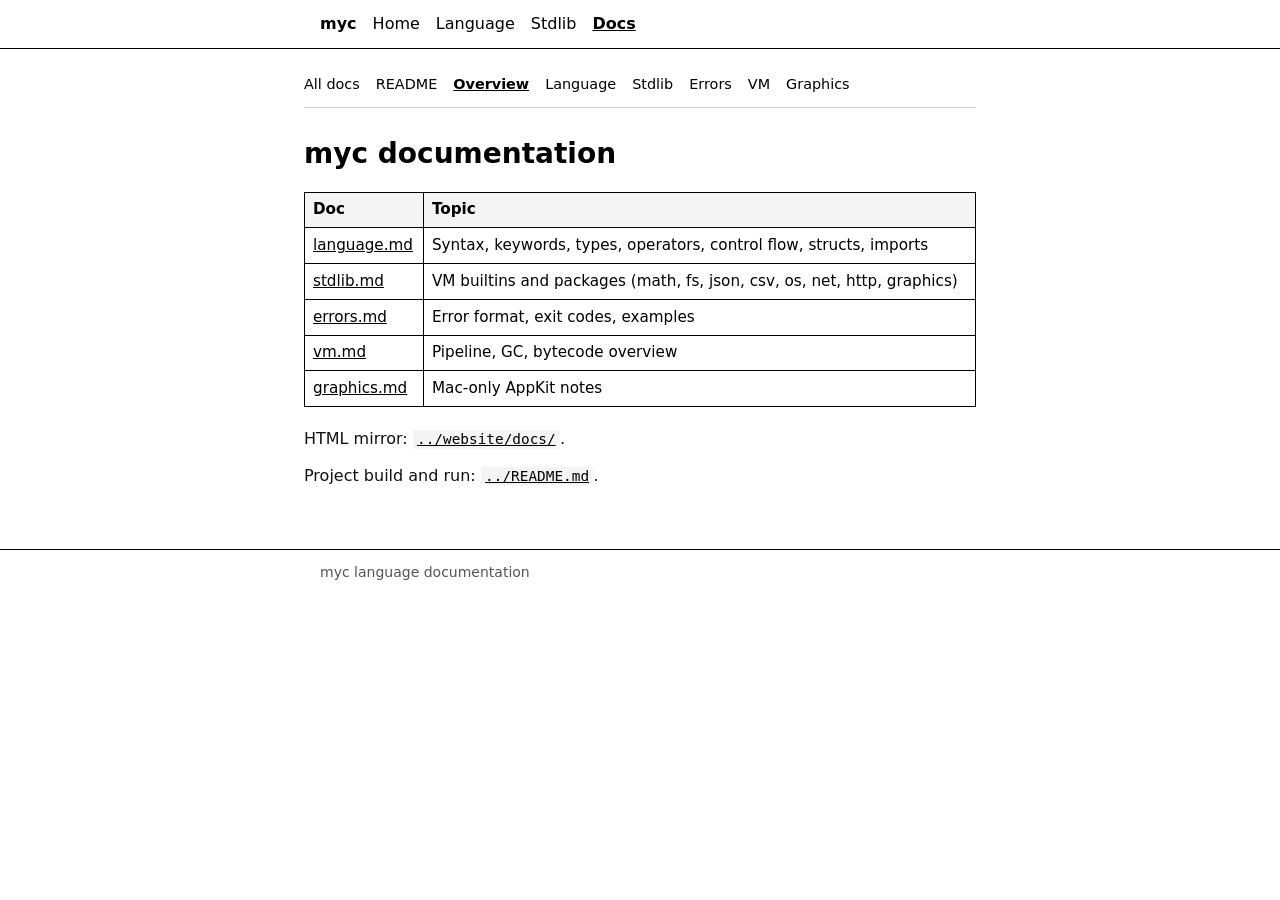
<file: website/docs/overview.html>
<!DOCTYPE html>
<html lang="en">
<head>
  <meta charset="utf-8">
  <meta name="viewport" content="width=device-width, initial-scale=1">
  <title>Docs overview - myc</title>
  <link rel="stylesheet" href="../styles.css">
</head>
<body>
  <header>
    <div class="inner">
      <a class="logo" href="../index.html">myc</a>
      <button type="button" class="nav-toggle" aria-label="Menu">Menu</button>
      <nav>
        <a href="../index.html">Home</a>
        <a href="../language.html">Language</a>
        <a href="../stdlib.html">Stdlib</a>
        <a href="index.html">Docs</a>
      </nav>
    </div>
  </header>
  <main class="doc">
    <ul class="doc-nav">
      <li><a href="index.html">All docs</a></li>
      <li><a href="readme.html">README</a></li>
      <li><a href="overview.html" class="current">Overview</a></li>
      <li><a href="language.html">Language</a></li>
      <li><a href="stdlib.html">Stdlib</a></li>
      <li><a href="errors.html">Errors</a></li>
      <li><a href="vm.html">VM</a></li>
      <li><a href="graphics.html">Graphics</a></li>
    </ul>
<h1>myc documentation</h1>
<table>
<thead><tr>
<th>Doc</th>
<th>Topic</th>
</tr></thead>
<tbody>
<tr>
<td><a href="language.html">language.md</a></td>
<td>Syntax, keywords, types, operators, control flow, structs, imports</td>
</tr>
<tr>
<td><a href="stdlib.html">stdlib.md</a></td>
<td>VM builtins and packages (math, fs, json, csv, os, net, http, graphics)</td>
</tr>
<tr>
<td><a href="errors.html">errors.md</a></td>
<td>Error format, exit codes, examples</td>
</tr>
<tr>
<td><a href="vm.html">vm.md</a></td>
<td>Pipeline, GC, bytecode overview</td>
</tr>
<tr>
<td><a href="graphics.html">graphics.md</a></td>
<td>Mac-only AppKit notes</td>
</tr>
</tbody></table>
<p>HTML mirror: <a href="index.html"><code>../website/docs/</code></a>.</p>
<p>Project build and run: <a href="readme.html"><code>../README.md</code></a>.</p>

  </main>
  <footer>
    <div class="inner">myc language documentation</div>
  </footer>
  <script src="../main.js"></script>
</body>
</html>
</file>
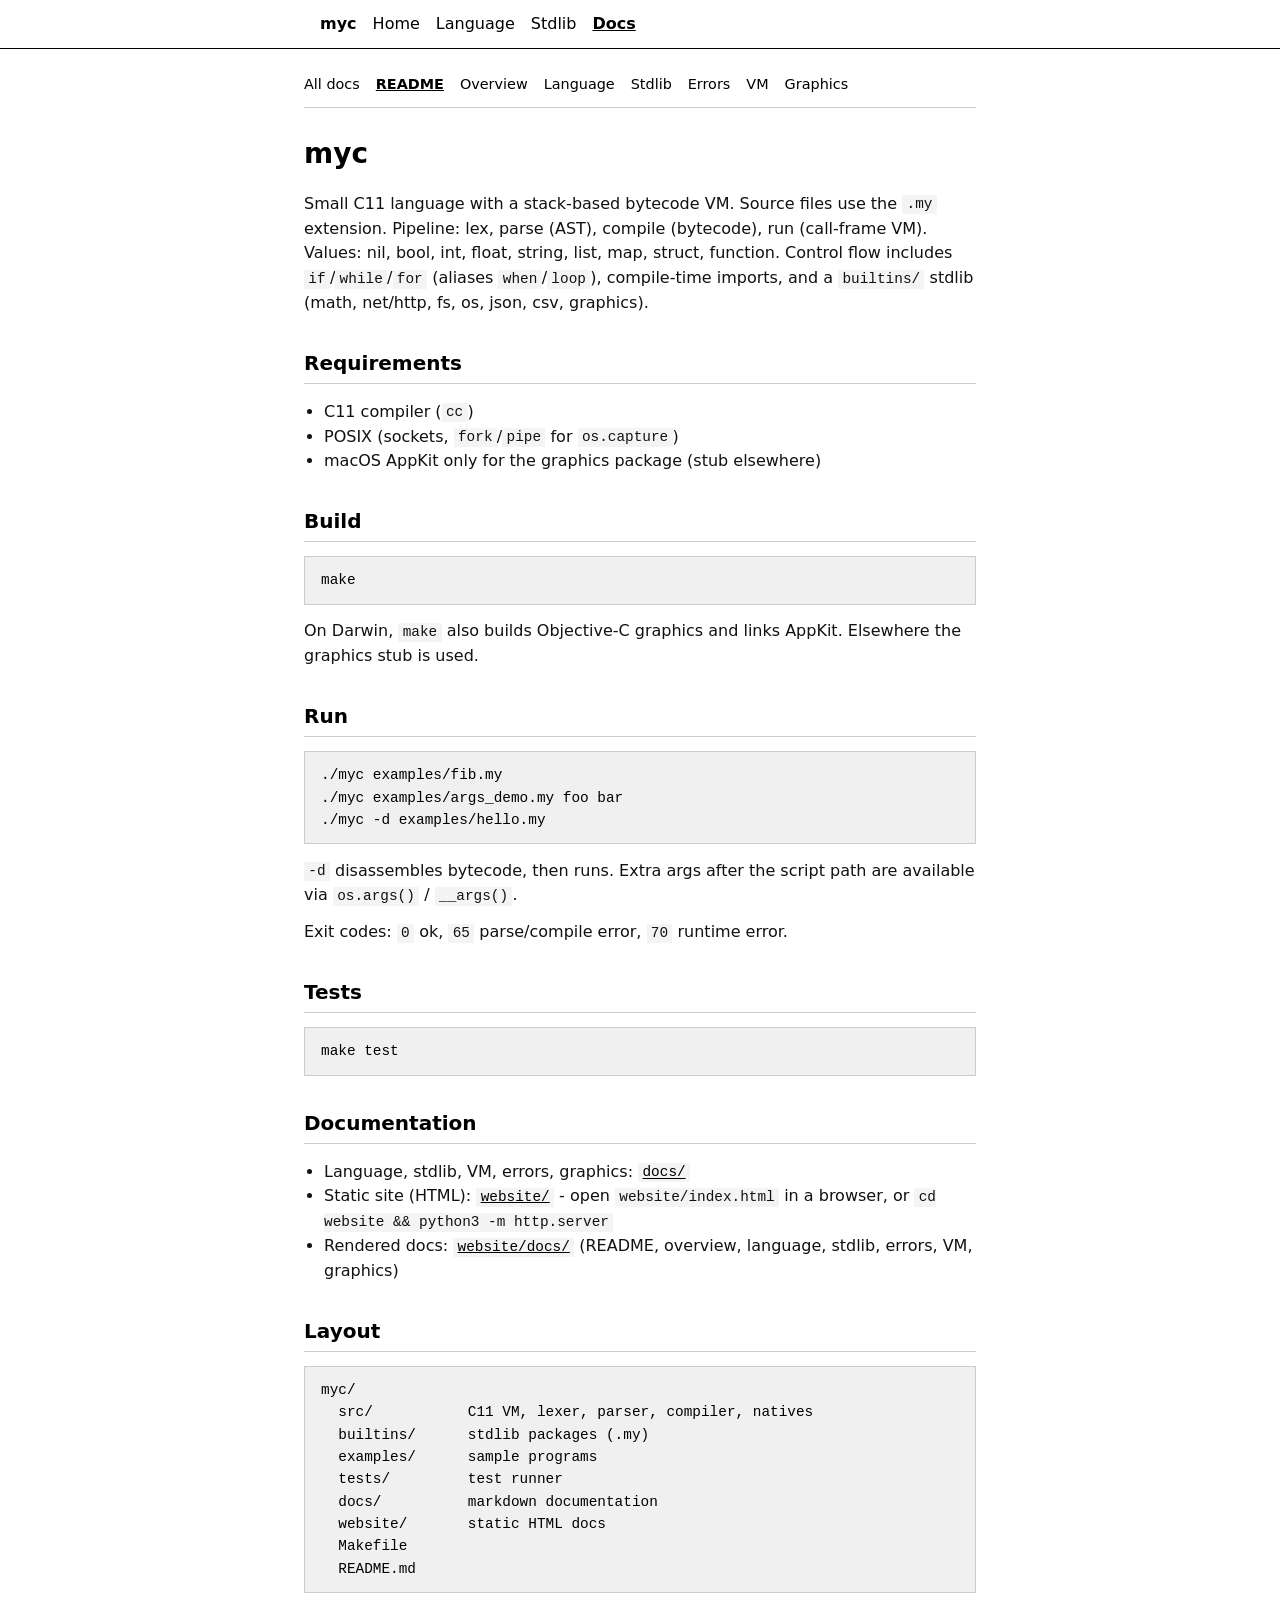
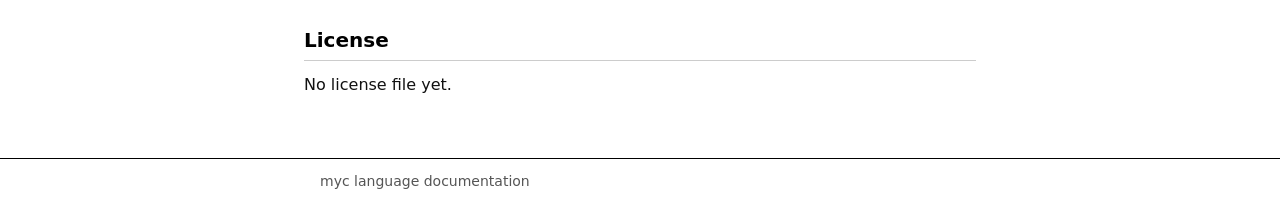
<file: website/docs/readme.html>
<!DOCTYPE html>
<html lang="en">
<head>
  <meta charset="utf-8">
  <meta name="viewport" content="width=device-width, initial-scale=1">
  <title>Project README - myc</title>
  <link rel="stylesheet" href="../styles.css">
</head>
<body>
  <header>
    <div class="inner">
      <a class="logo" href="../index.html">myc</a>
      <button type="button" class="nav-toggle" aria-label="Menu">Menu</button>
      <nav>
        <a href="../index.html">Home</a>
        <a href="../language.html">Language</a>
        <a href="../stdlib.html">Stdlib</a>
        <a href="index.html">Docs</a>
      </nav>
    </div>
  </header>
  <main class="doc">
    <ul class="doc-nav">
      <li><a href="index.html">All docs</a></li>
      <li><a href="readme.html" class="current">README</a></li>
      <li><a href="overview.html">Overview</a></li>
      <li><a href="language.html">Language</a></li>
      <li><a href="stdlib.html">Stdlib</a></li>
      <li><a href="errors.html">Errors</a></li>
      <li><a href="vm.html">VM</a></li>
      <li><a href="graphics.html">Graphics</a></li>
    </ul>
<h1>myc</h1>
<p>Small C11 language with a stack-based bytecode VM. Source files use the <code>.my</code> extension. Pipeline: lex, parse (AST), compile (bytecode), run (call-frame VM). Values: nil, bool, int, float, string, list, map, struct, function. Control flow includes <code>if</code>/<code>while</code>/<code>for</code> (aliases <code>when</code>/<code>loop</code>), compile-time imports, and a <code>builtins/</code> stdlib (math, net/http, fs, os, json, csv, graphics).</p>
<h2>Requirements</h2>
<ul>
<li>C11 compiler (<code>cc</code>)</li>
<li>POSIX (sockets, <code>fork</code>/<code>pipe</code> for <code>os.capture</code>)</li>
<li>macOS AppKit only for the graphics package (stub elsewhere)</li>
</ul>
<h2>Build</h2>
<pre><code class="language-bash">make</code></pre>
<p>On Darwin, <code>make</code> also builds Objective-C graphics and links AppKit. Elsewhere the graphics stub is used.</p>
<h2>Run</h2>
<pre><code class="language-bash">./myc examples/fib.my
./myc examples/args_demo.my foo bar
./myc -d examples/hello.my</code></pre>
<p><code>-d</code> disassembles bytecode, then runs. Extra args after the script path are available via <code>os.args()</code> / <code>__args()</code>.</p>
<p>Exit codes: <code>0</code> ok, <code>65</code> parse/compile error, <code>70</code> runtime error.</p>
<h2>Tests</h2>
<pre><code class="language-bash">make test</code></pre>
<h2>Documentation</h2>
<ul>
<li>Language, stdlib, VM, errors, graphics: <a href="docs/"><code>docs/</code></a></li>
<li>Static site (HTML): <a href="website/"><code>website/</code></a> - open <code>website/index.html</code> in a browser, or <code>cd website &amp;&amp; python3 -m http.server</code></li>
<li>Rendered docs: <a href="website/docs/"><code>website/docs/</code></a> (README, overview, language, stdlib, errors, VM, graphics)</li>
</ul>
<h2>Layout</h2>
<pre><code>myc/
  src/           C11 VM, lexer, parser, compiler, natives
  builtins/      stdlib packages (.my)
  examples/      sample programs
  tests/         test runner
  docs/          markdown documentation
  website/       static HTML docs
  Makefile
  README.md</code></pre>
<h2>License</h2>
<p>No license file yet.</p>

  </main>
  <footer>
    <div class="inner">myc language documentation</div>
  </footer>
  <script src="../main.js"></script>
</body>
</html>
</file>
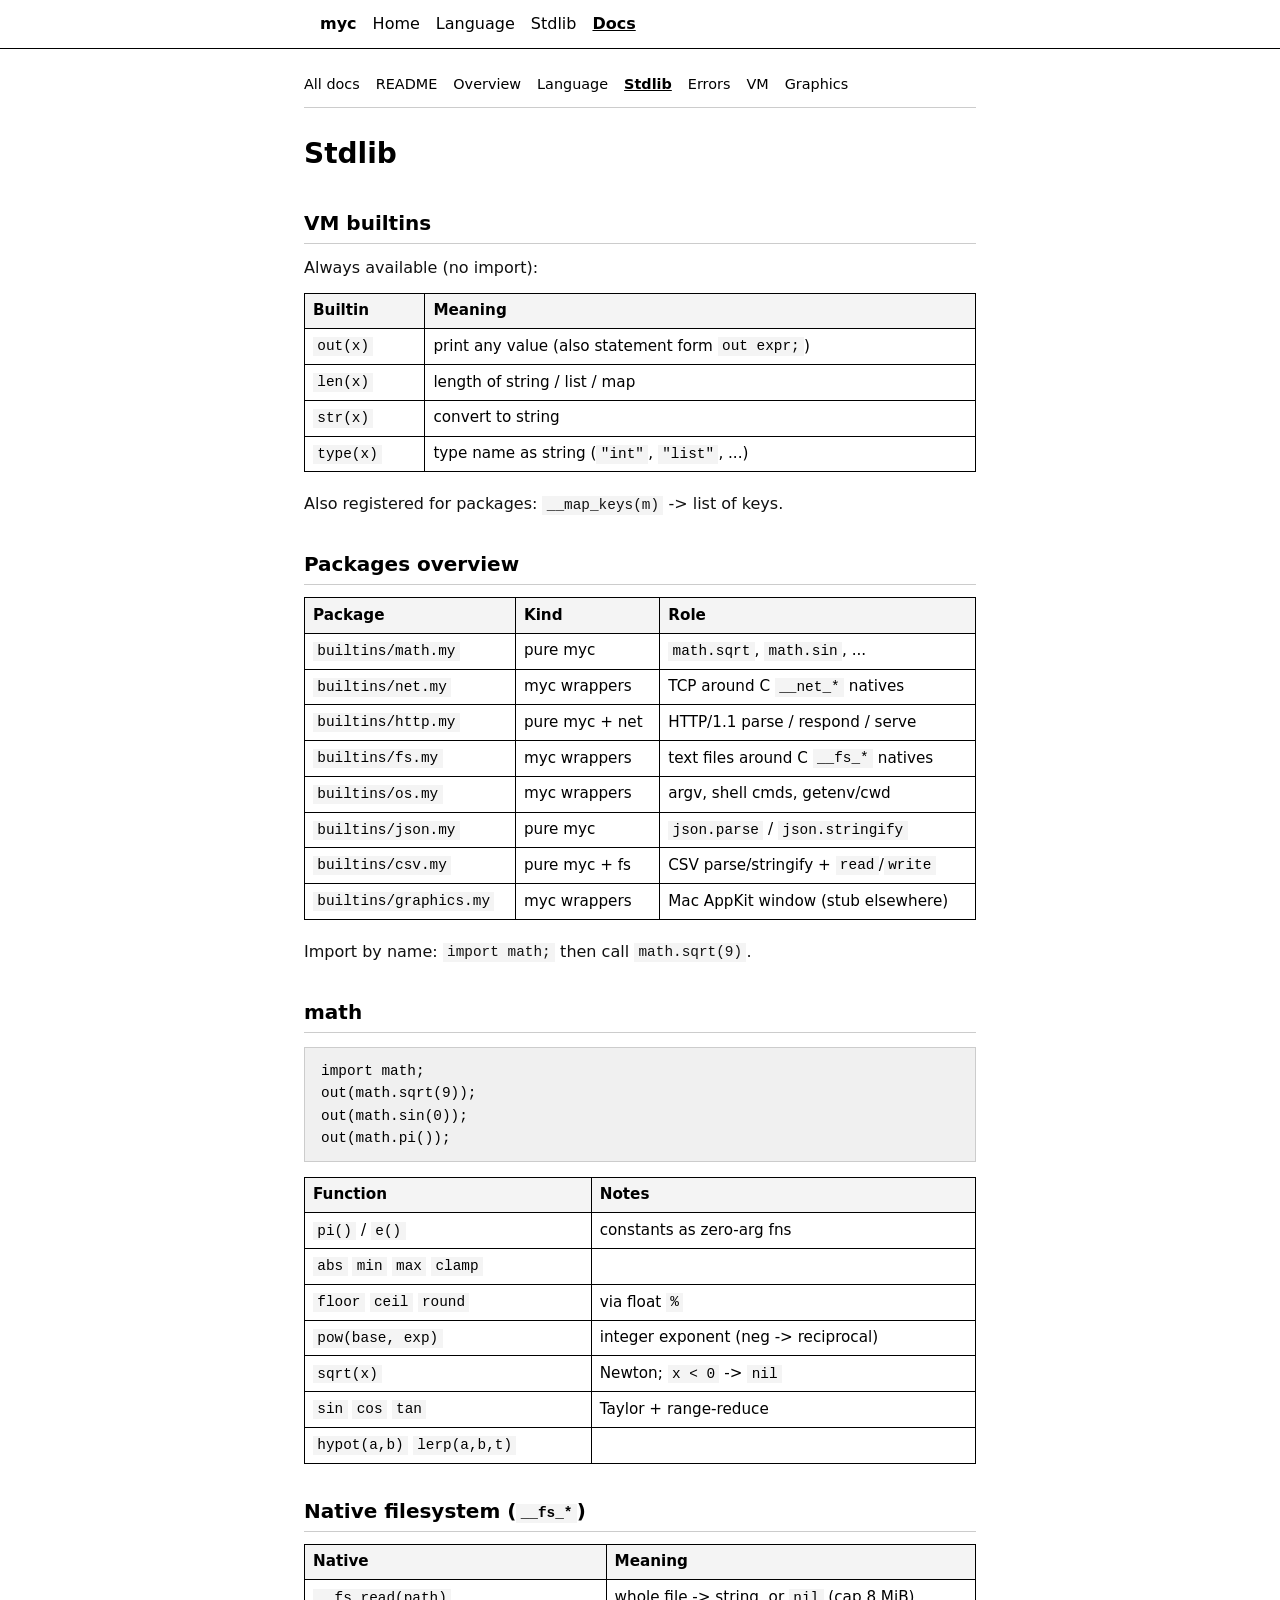
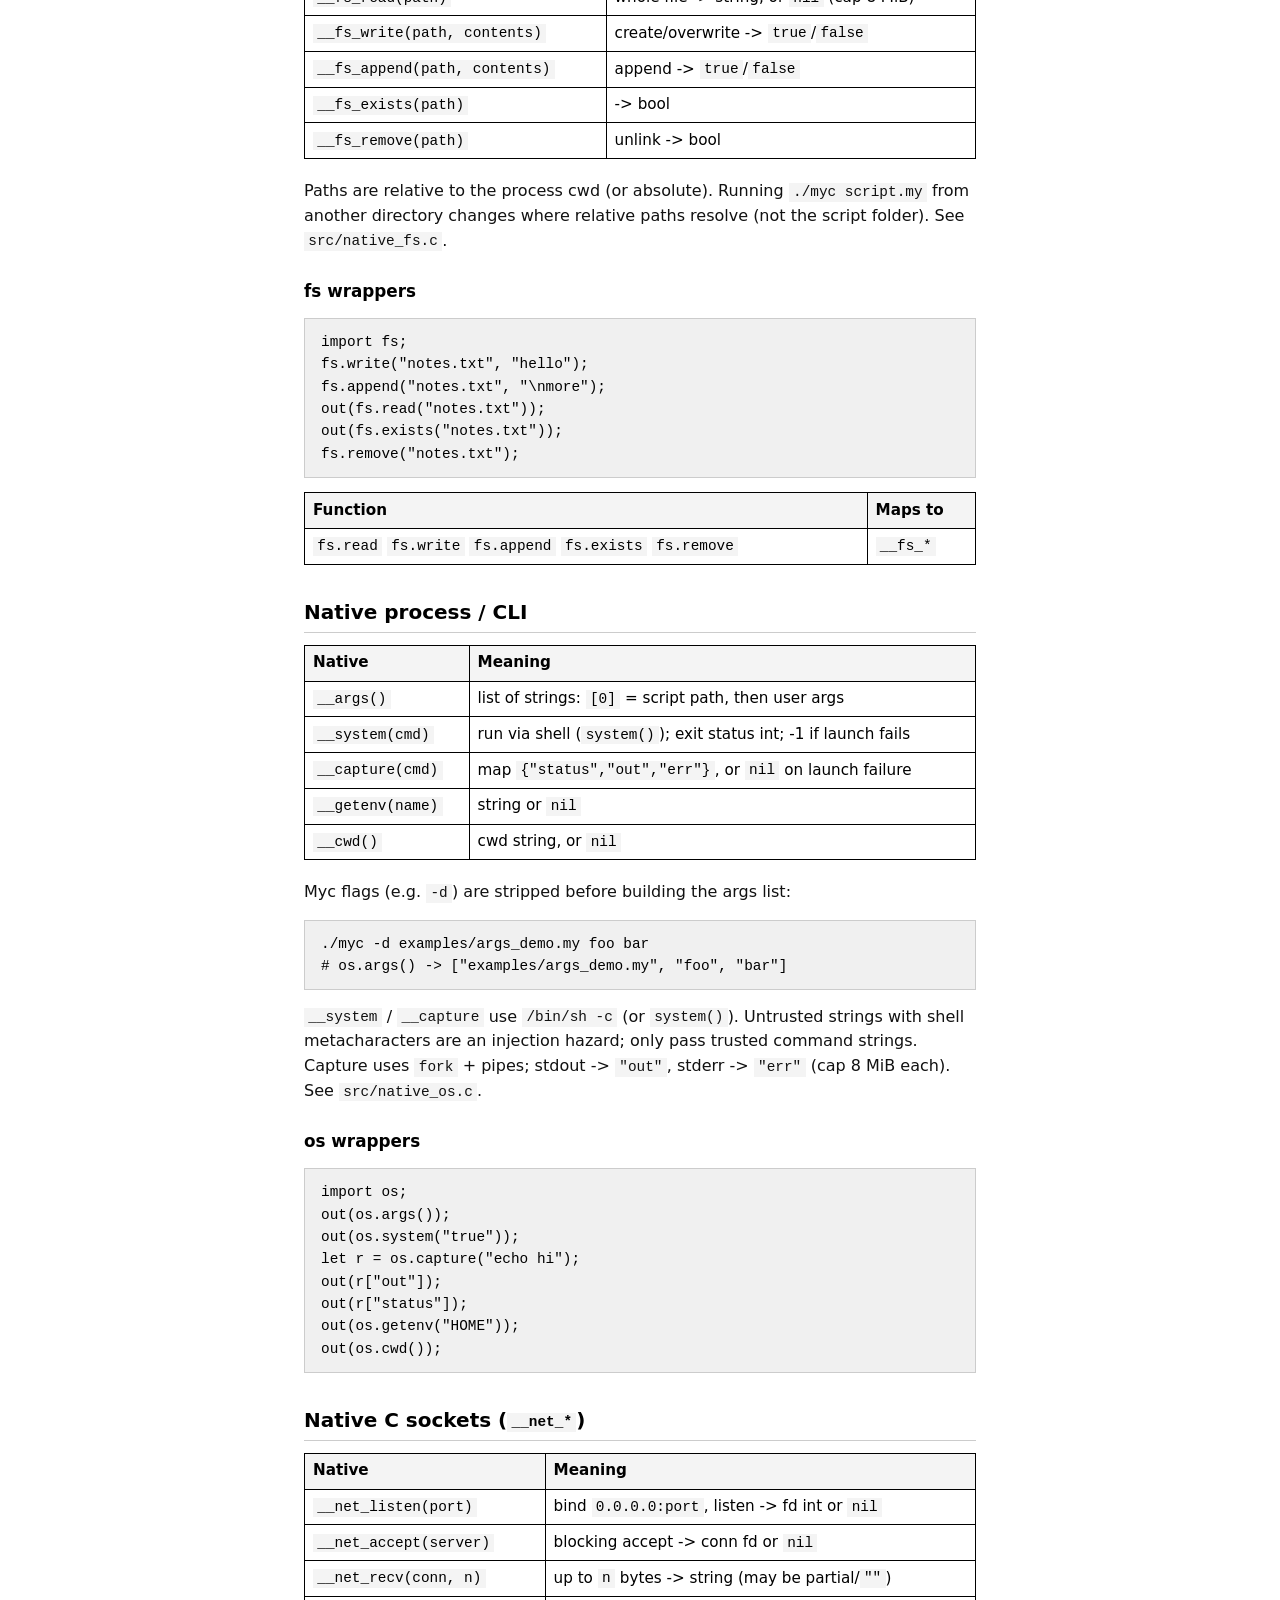
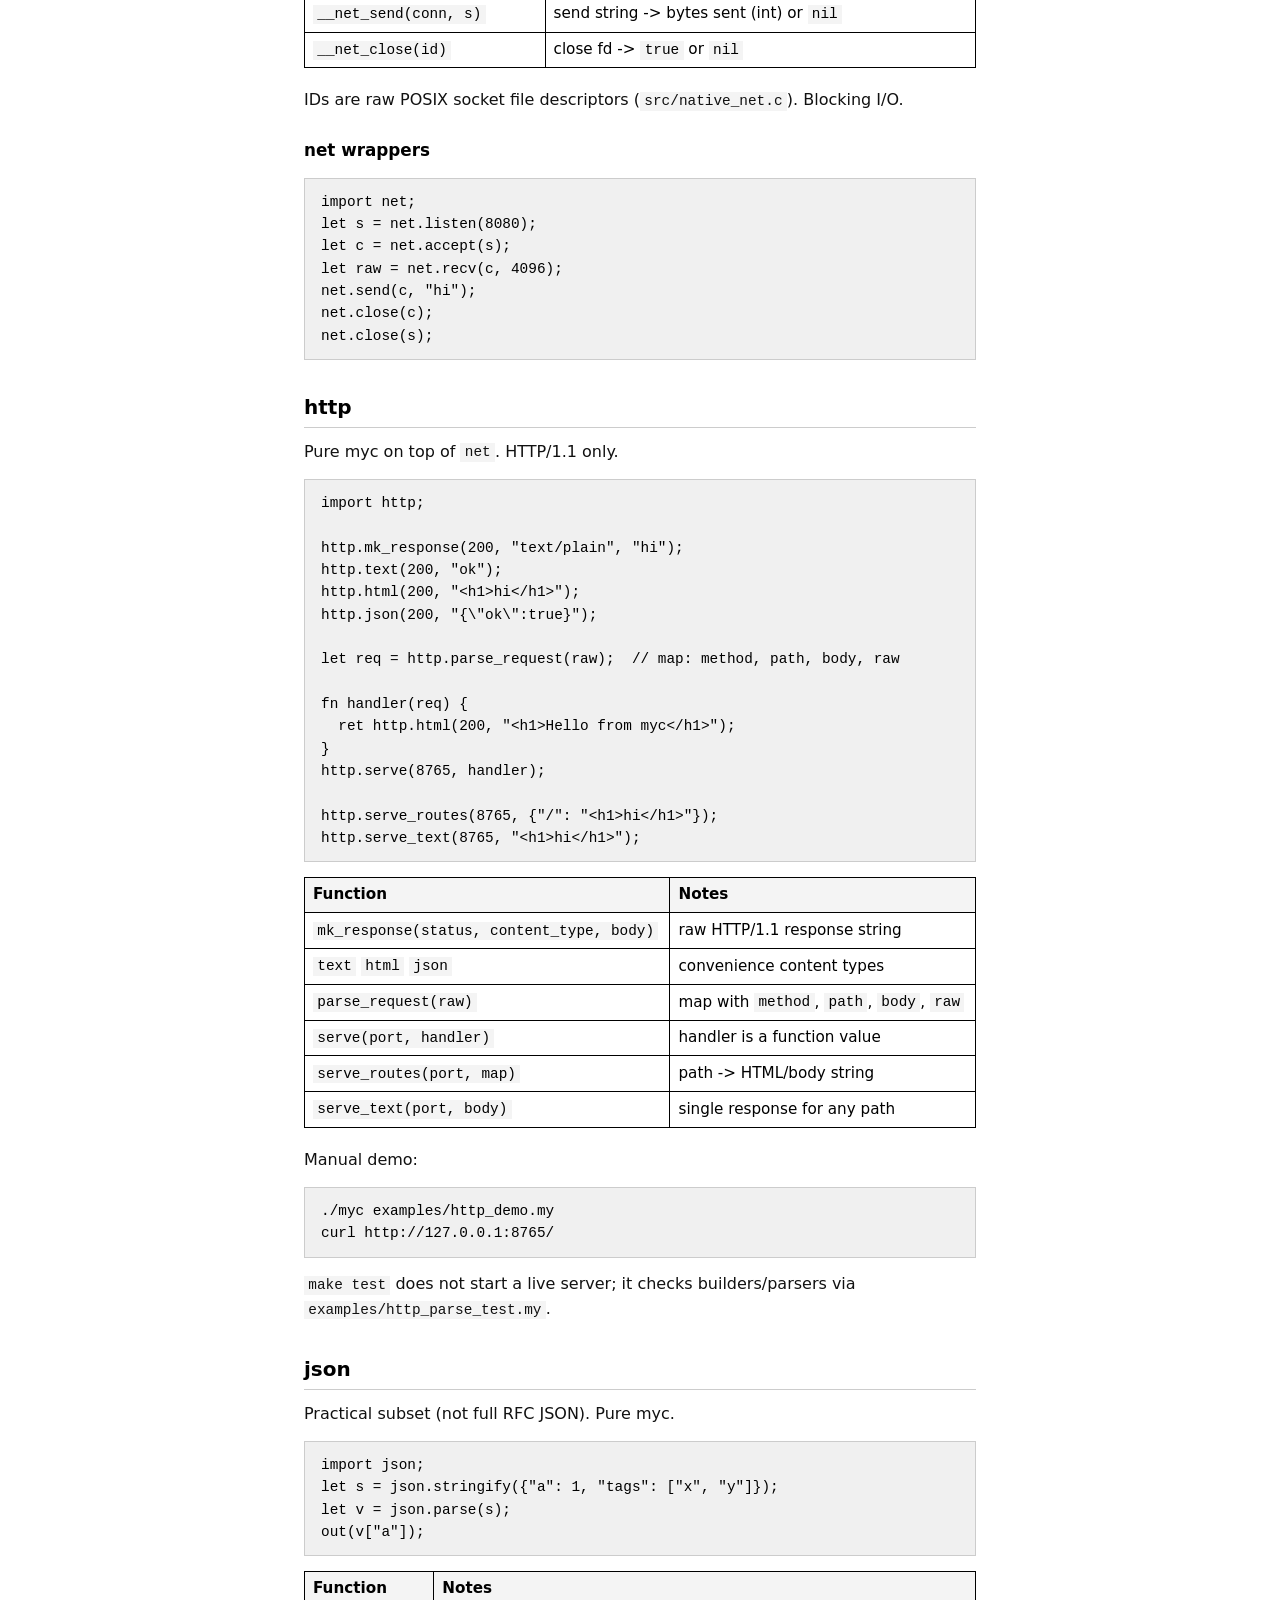
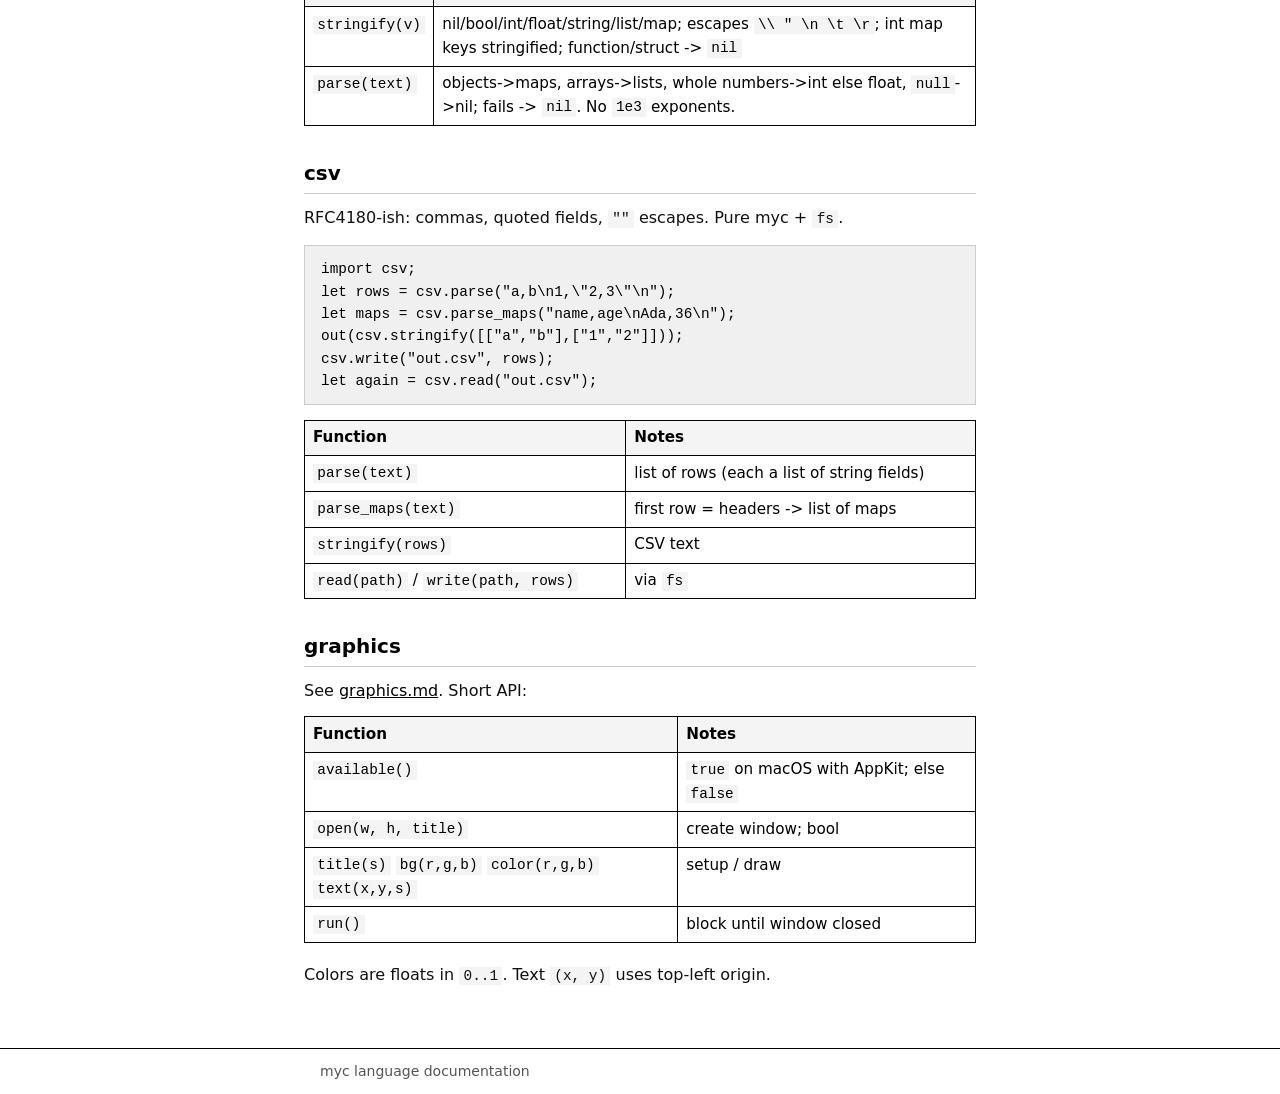
<file: website/docs/stdlib.html>
<!DOCTYPE html>
<html lang="en">
<head>
  <meta charset="utf-8">
  <meta name="viewport" content="width=device-width, initial-scale=1">
  <title>Stdlib - myc</title>
  <link rel="stylesheet" href="../styles.css">
</head>
<body>
  <header>
    <div class="inner">
      <a class="logo" href="../index.html">myc</a>
      <button type="button" class="nav-toggle" aria-label="Menu">Menu</button>
      <nav>
        <a href="../index.html">Home</a>
        <a href="../language.html">Language</a>
        <a href="../stdlib.html">Stdlib</a>
        <a href="index.html">Docs</a>
      </nav>
    </div>
  </header>
  <main class="doc">
    <ul class="doc-nav">
      <li><a href="index.html">All docs</a></li>
      <li><a href="readme.html">README</a></li>
      <li><a href="overview.html">Overview</a></li>
      <li><a href="language.html">Language</a></li>
      <li><a href="stdlib.html" class="current">Stdlib</a></li>
      <li><a href="errors.html">Errors</a></li>
      <li><a href="vm.html">VM</a></li>
      <li><a href="graphics.html">Graphics</a></li>
    </ul>
<h1>Stdlib</h1>
<h2>VM builtins</h2>
<p>Always available (no import):</p>
<table>
<thead><tr>
<th>Builtin</th>
<th>Meaning</th>
</tr></thead>
<tbody>
<tr>
<td><code>out(x)</code></td>
<td>print any value (also statement form <code>out expr;</code>)</td>
</tr>
<tr>
<td><code>len(x)</code></td>
<td>length of string / list / map</td>
</tr>
<tr>
<td><code>str(x)</code></td>
<td>convert to string</td>
</tr>
<tr>
<td><code>type(x)</code></td>
<td>type name as string (<code>"int"</code>, <code>"list"</code>, ...)</td>
</tr>
</tbody></table>
<p>Also registered for packages: <code>__map_keys(m)</code> -&gt; list of keys.</p>
<h2>Packages overview</h2>
<table>
<thead><tr>
<th>Package</th>
<th>Kind</th>
<th>Role</th>
</tr></thead>
<tbody>
<tr>
<td><code>builtins/math.my</code></td>
<td>pure myc</td>
<td><code>math.sqrt</code>, <code>math.sin</code>, ...</td>
</tr>
<tr>
<td><code>builtins/net.my</code></td>
<td>myc wrappers</td>
<td>TCP around C <code>__net_*</code> natives</td>
</tr>
<tr>
<td><code>builtins/http.my</code></td>
<td>pure myc + net</td>
<td>HTTP/1.1 parse / respond / serve</td>
</tr>
<tr>
<td><code>builtins/fs.my</code></td>
<td>myc wrappers</td>
<td>text files around C <code>__fs_*</code> natives</td>
</tr>
<tr>
<td><code>builtins/os.my</code></td>
<td>myc wrappers</td>
<td>argv, shell cmds, getenv/cwd</td>
</tr>
<tr>
<td><code>builtins/json.my</code></td>
<td>pure myc</td>
<td><code>json.parse</code> / <code>json.stringify</code></td>
</tr>
<tr>
<td><code>builtins/csv.my</code></td>
<td>pure myc + fs</td>
<td>CSV parse/stringify + <code>read</code>/<code>write</code></td>
</tr>
<tr>
<td><code>builtins/graphics.my</code></td>
<td>myc wrappers</td>
<td>Mac AppKit window (stub elsewhere)</td>
</tr>
</tbody></table>
<p>Import by name: <code>import math;</code> then call <code>math.sqrt(9)</code>.</p>
<h2>math</h2>
<pre><code>import math;
out(math.sqrt(9));
out(math.sin(0));
out(math.pi());</code></pre>
<table>
<thead><tr>
<th>Function</th>
<th>Notes</th>
</tr></thead>
<tbody>
<tr>
<td><code>pi()</code> / <code>e()</code></td>
<td>constants as zero-arg fns</td>
</tr>
<tr>
<td><code>abs</code> <code>min</code> <code>max</code> <code>clamp</code></td>
<td></td>
</tr>
<tr>
<td><code>floor</code> <code>ceil</code> <code>round</code></td>
<td>via float <code>%</code></td>
</tr>
<tr>
<td><code>pow(base, exp)</code></td>
<td>integer exponent (neg -&gt; reciprocal)</td>
</tr>
<tr>
<td><code>sqrt(x)</code></td>
<td>Newton; <code>x &lt; 0</code> -&gt; <code>nil</code></td>
</tr>
<tr>
<td><code>sin</code> <code>cos</code> <code>tan</code></td>
<td>Taylor + range-reduce</td>
</tr>
<tr>
<td><code>hypot(a,b)</code> <code>lerp(a,b,t)</code></td>
<td></td>
</tr>
</tbody></table>
<h2>Native filesystem (<code>__fs_*</code>)</h2>
<table>
<thead><tr>
<th>Native</th>
<th>Meaning</th>
</tr></thead>
<tbody>
<tr>
<td><code>__fs_read(path)</code></td>
<td>whole file -&gt; string, or <code>nil</code> (cap 8 MiB)</td>
</tr>
<tr>
<td><code>__fs_write(path, contents)</code></td>
<td>create/overwrite -&gt; <code>true</code>/<code>false</code></td>
</tr>
<tr>
<td><code>__fs_append(path, contents)</code></td>
<td>append -&gt; <code>true</code>/<code>false</code></td>
</tr>
<tr>
<td><code>__fs_exists(path)</code></td>
<td>-&gt; bool</td>
</tr>
<tr>
<td><code>__fs_remove(path)</code></td>
<td>unlink -&gt; bool</td>
</tr>
</tbody></table>
<p>Paths are relative to the process cwd (or absolute). Running <code>./myc script.my</code> from another directory changes where relative paths resolve (not the script folder). See <code>src/native_fs.c</code>.</p>
<h3>fs wrappers</h3>
<pre><code>import fs;
fs.write("notes.txt", "hello");
fs.append("notes.txt", "\nmore");
out(fs.read("notes.txt"));
out(fs.exists("notes.txt"));
fs.remove("notes.txt");</code></pre>
<table>
<thead><tr>
<th>Function</th>
<th>Maps to</th>
</tr></thead>
<tbody>
<tr>
<td><code>fs.read</code> <code>fs.write</code> <code>fs.append</code> <code>fs.exists</code> <code>fs.remove</code></td>
<td><code>__fs_*</code></td>
</tr>
</tbody></table>
<h2>Native process / CLI</h2>
<table>
<thead><tr>
<th>Native</th>
<th>Meaning</th>
</tr></thead>
<tbody>
<tr>
<td><code>__args()</code></td>
<td>list of strings: <code>[0]</code> = script path, then user args</td>
</tr>
<tr>
<td><code>__system(cmd)</code></td>
<td>run via shell (<code>system()</code>); exit status int; -1 if launch fails</td>
</tr>
<tr>
<td><code>__capture(cmd)</code></td>
<td>map <code>{"status","out","err"}</code>, or <code>nil</code> on launch failure</td>
</tr>
<tr>
<td><code>__getenv(name)</code></td>
<td>string or <code>nil</code></td>
</tr>
<tr>
<td><code>__cwd()</code></td>
<td>cwd string, or <code>nil</code></td>
</tr>
</tbody></table>
<p>Myc flags (e.g. <code>-d</code>) are stripped before building the args list:</p>
<pre><code class="language-bash">./myc -d examples/args_demo.my foo bar
# os.args() -&gt; ["examples/args_demo.my", "foo", "bar"]</code></pre>
<p><code>__system</code> / <code>__capture</code> use <code>/bin/sh -c</code> (or <code>system()</code>). Untrusted strings with shell metacharacters are an injection hazard; only pass trusted command strings. Capture uses <code>fork</code> + pipes; stdout -&gt; <code>"out"</code>, stderr -&gt; <code>"err"</code> (cap 8 MiB each). See <code>src/native_os.c</code>.</p>
<h3>os wrappers</h3>
<pre><code>import os;
out(os.args());
out(os.system("true"));
let r = os.capture("echo hi");
out(r["out"]);
out(r["status"]);
out(os.getenv("HOME"));
out(os.cwd());</code></pre>
<h2>Native C sockets (<code>__net_*</code>)</h2>
<table>
<thead><tr>
<th>Native</th>
<th>Meaning</th>
</tr></thead>
<tbody>
<tr>
<td><code>__net_listen(port)</code></td>
<td>bind <code>0.0.0.0:port</code>, listen -&gt; fd int or <code>nil</code></td>
</tr>
<tr>
<td><code>__net_accept(server)</code></td>
<td>blocking accept -&gt; conn fd or <code>nil</code></td>
</tr>
<tr>
<td><code>__net_recv(conn, n)</code></td>
<td>up to <code>n</code> bytes -&gt; string (may be partial/<code>""</code>)</td>
</tr>
<tr>
<td><code>__net_send(conn, s)</code></td>
<td>send string -&gt; bytes sent (int) or <code>nil</code></td>
</tr>
<tr>
<td><code>__net_close(id)</code></td>
<td>close fd -&gt; <code>true</code> or <code>nil</code></td>
</tr>
</tbody></table>
<p>IDs are raw POSIX socket file descriptors (<code>src/native_net.c</code>). Blocking I/O.</p>
<h3>net wrappers</h3>
<pre><code>import net;
let s = net.listen(8080);
let c = net.accept(s);
let raw = net.recv(c, 4096);
net.send(c, "hi");
net.close(c);
net.close(s);</code></pre>
<h2>http</h2>
<p>Pure myc on top of <code>net</code>. HTTP/1.1 only.</p>
<pre><code>import http;

http.mk_response(200, "text/plain", "hi");
http.text(200, "ok");
http.html(200, "&lt;h1&gt;hi&lt;/h1&gt;");
http.json(200, "{\"ok\":true}");

let req = http.parse_request(raw);  // map: method, path, body, raw

fn handler(req) {
  ret http.html(200, "&lt;h1&gt;Hello from myc&lt;/h1&gt;");
}
http.serve(8765, handler);

http.serve_routes(8765, {"/": "&lt;h1&gt;hi&lt;/h1&gt;"});
http.serve_text(8765, "&lt;h1&gt;hi&lt;/h1&gt;");</code></pre>
<table>
<thead><tr>
<th>Function</th>
<th>Notes</th>
</tr></thead>
<tbody>
<tr>
<td><code>mk_response(status, content_type, body)</code></td>
<td>raw HTTP/1.1 response string</td>
</tr>
<tr>
<td><code>text</code> <code>html</code> <code>json</code></td>
<td>convenience content types</td>
</tr>
<tr>
<td><code>parse_request(raw)</code></td>
<td>map with <code>method</code>, <code>path</code>, <code>body</code>, <code>raw</code></td>
</tr>
<tr>
<td><code>serve(port, handler)</code></td>
<td>handler is a function value</td>
</tr>
<tr>
<td><code>serve_routes(port, map)</code></td>
<td>path -&gt; HTML/body string</td>
</tr>
<tr>
<td><code>serve_text(port, body)</code></td>
<td>single response for any path</td>
</tr>
</tbody></table>
<p>Manual demo:</p>
<pre><code class="language-bash">./myc examples/http_demo.my
curl http://127.0.0.1:8765/</code></pre>
<p><code>make test</code> does not start a live server; it checks builders/parsers via <code>examples/http_parse_test.my</code>.</p>
<h2>json</h2>
<p>Practical subset (not full RFC JSON). Pure myc.</p>
<pre><code>import json;
let s = json.stringify({"a": 1, "tags": ["x", "y"]});
let v = json.parse(s);
out(v["a"]);</code></pre>
<table>
<thead><tr>
<th>Function</th>
<th>Notes</th>
</tr></thead>
<tbody>
<tr>
<td><code>stringify(v)</code></td>
<td>nil/bool/int/float/string/list/map; escapes <code>\\ " \n \t \r</code>; int map keys stringified; function/struct -&gt; <code>nil</code></td>
</tr>
<tr>
<td><code>parse(text)</code></td>
<td>objects-&gt;maps, arrays-&gt;lists, whole numbers-&gt;int else float, <code>null</code>-&gt;nil; fails -&gt; <code>nil</code>. No <code>1e3</code> exponents.</td>
</tr>
</tbody></table>
<h2>csv</h2>
<p>RFC4180-ish: commas, quoted fields, <code>""</code> escapes. Pure myc + <code>fs</code>.</p>
<pre><code>import csv;
let rows = csv.parse("a,b\n1,\"2,3\"\n");
let maps = csv.parse_maps("name,age\nAda,36\n");
out(csv.stringify([["a","b"],["1","2"]]));
csv.write("out.csv", rows);
let again = csv.read("out.csv");</code></pre>
<table>
<thead><tr>
<th>Function</th>
<th>Notes</th>
</tr></thead>
<tbody>
<tr>
<td><code>parse(text)</code></td>
<td>list of rows (each a list of string fields)</td>
</tr>
<tr>
<td><code>parse_maps(text)</code></td>
<td>first row = headers -&gt; list of maps</td>
</tr>
<tr>
<td><code>stringify(rows)</code></td>
<td>CSV text</td>
</tr>
<tr>
<td><code>read(path)</code> / <code>write(path, rows)</code></td>
<td>via <code>fs</code></td>
</tr>
</tbody></table>
<h2>graphics</h2>
<p>See <a href="graphics.html">graphics.md</a>. Short API:</p>
<table>
<thead><tr>
<th>Function</th>
<th>Notes</th>
</tr></thead>
<tbody>
<tr>
<td><code>available()</code></td>
<td><code>true</code> on macOS with AppKit; else <code>false</code></td>
</tr>
<tr>
<td><code>open(w, h, title)</code></td>
<td>create window; bool</td>
</tr>
<tr>
<td><code>title(s)</code> <code>bg(r,g,b)</code> <code>color(r,g,b)</code> <code>text(x,y,s)</code></td>
<td>setup / draw</td>
</tr>
<tr>
<td><code>run()</code></td>
<td>block until window closed</td>
</tr>
</tbody></table>
<p>Colors are floats in <code>0..1</code>. Text <code>(x, y)</code> uses top-left origin.</p>

  </main>
  <footer>
    <div class="inner">myc language documentation</div>
  </footer>
  <script src="../main.js"></script>
</body>
</html>
</file>
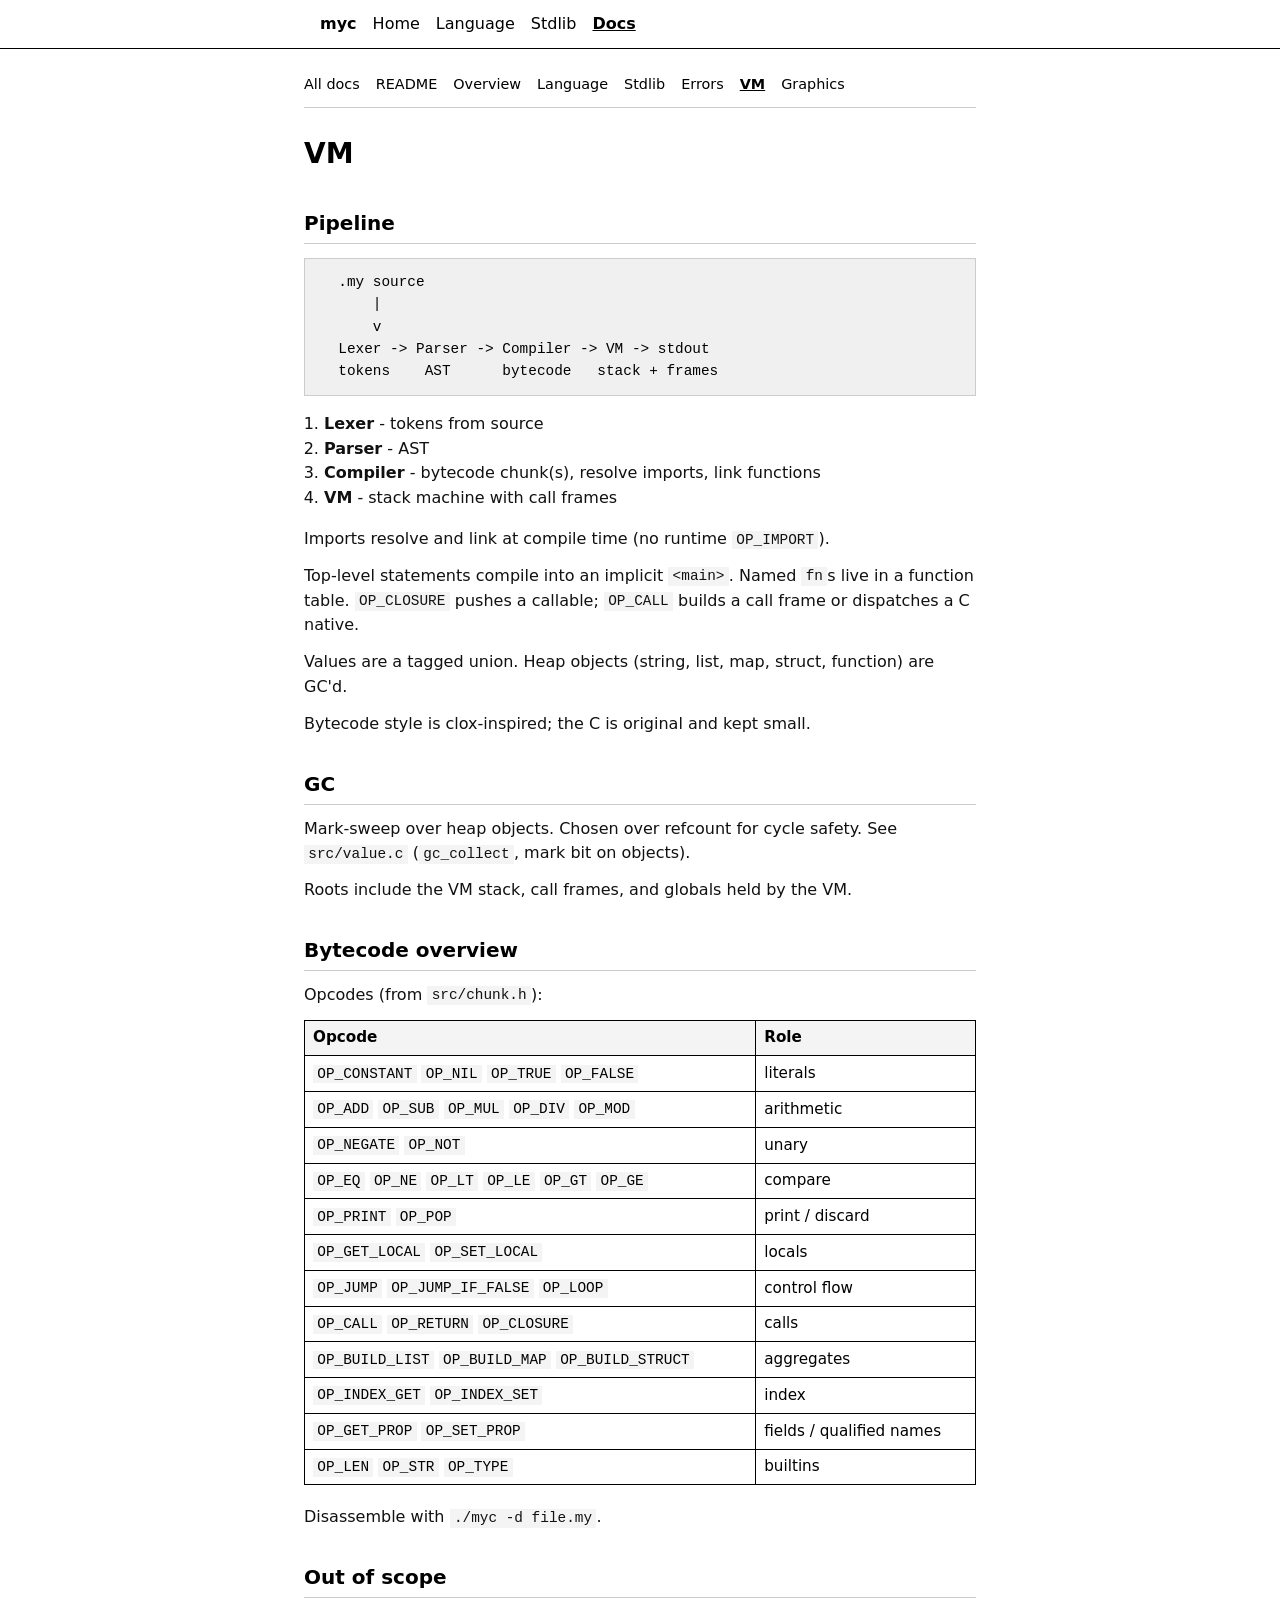
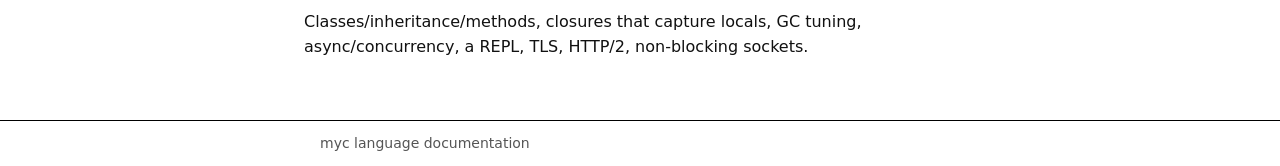
<file: website/docs/vm.html>
<!DOCTYPE html>
<html lang="en">
<head>
  <meta charset="utf-8">
  <meta name="viewport" content="width=device-width, initial-scale=1">
  <title>VM - myc</title>
  <link rel="stylesheet" href="../styles.css">
</head>
<body>
  <header>
    <div class="inner">
      <a class="logo" href="../index.html">myc</a>
      <button type="button" class="nav-toggle" aria-label="Menu">Menu</button>
      <nav>
        <a href="../index.html">Home</a>
        <a href="../language.html">Language</a>
        <a href="../stdlib.html">Stdlib</a>
        <a href="index.html">Docs</a>
      </nav>
    </div>
  </header>
  <main class="doc">
    <ul class="doc-nav">
      <li><a href="index.html">All docs</a></li>
      <li><a href="readme.html">README</a></li>
      <li><a href="overview.html">Overview</a></li>
      <li><a href="language.html">Language</a></li>
      <li><a href="stdlib.html">Stdlib</a></li>
      <li><a href="errors.html">Errors</a></li>
      <li><a href="vm.html" class="current">VM</a></li>
      <li><a href="graphics.html">Graphics</a></li>
    </ul>
<h1>VM</h1>
<h2>Pipeline</h2>
<pre><code>  .my source
      |
      v
  Lexer -&gt; Parser -&gt; Compiler -&gt; VM -&gt; stdout
  tokens    AST      bytecode   stack + frames</code></pre>
<ol>
<li><strong>Lexer</strong> - tokens from source</li>
<li><strong>Parser</strong> - AST</li>
<li><strong>Compiler</strong> - bytecode chunk(s), resolve imports, link functions</li>
<li><strong>VM</strong> - stack machine with call frames</li>
</ol>
<p>Imports resolve and link at compile time (no runtime <code>OP_IMPORT</code>).</p>
<p>Top-level statements compile into an implicit <code>&lt;main&gt;</code>. Named <code>fn</code>s live in a function table. <code>OP_CLOSURE</code> pushes a callable; <code>OP_CALL</code> builds a call frame or dispatches a C native.</p>
<p>Values are a tagged union. Heap objects (string, list, map, struct, function) are GC'd.</p>
<p>Bytecode style is clox-inspired; the C is original and kept small.</p>
<h2>GC</h2>
<p>Mark-sweep over heap objects. Chosen over refcount for cycle safety. See <code>src/value.c</code> (<code>gc_collect</code>, mark bit on objects).</p>
<p>Roots include the VM stack, call frames, and globals held by the VM.</p>
<h2>Bytecode overview</h2>
<p>Opcodes (from <code>src/chunk.h</code>):</p>
<table>
<thead><tr>
<th>Opcode</th>
<th>Role</th>
</tr></thead>
<tbody>
<tr>
<td><code>OP_CONSTANT</code> <code>OP_NIL</code> <code>OP_TRUE</code> <code>OP_FALSE</code></td>
<td>literals</td>
</tr>
<tr>
<td><code>OP_ADD</code> <code>OP_SUB</code> <code>OP_MUL</code> <code>OP_DIV</code> <code>OP_MOD</code></td>
<td>arithmetic</td>
</tr>
<tr>
<td><code>OP_NEGATE</code> <code>OP_NOT</code></td>
<td>unary</td>
</tr>
<tr>
<td><code>OP_EQ</code> <code>OP_NE</code> <code>OP_LT</code> <code>OP_LE</code> <code>OP_GT</code> <code>OP_GE</code></td>
<td>compare</td>
</tr>
<tr>
<td><code>OP_PRINT</code> <code>OP_POP</code></td>
<td>print / discard</td>
</tr>
<tr>
<td><code>OP_GET_LOCAL</code> <code>OP_SET_LOCAL</code></td>
<td>locals</td>
</tr>
<tr>
<td><code>OP_JUMP</code> <code>OP_JUMP_IF_FALSE</code> <code>OP_LOOP</code></td>
<td>control flow</td>
</tr>
<tr>
<td><code>OP_CALL</code> <code>OP_RETURN</code> <code>OP_CLOSURE</code></td>
<td>calls</td>
</tr>
<tr>
<td><code>OP_BUILD_LIST</code> <code>OP_BUILD_MAP</code> <code>OP_BUILD_STRUCT</code></td>
<td>aggregates</td>
</tr>
<tr>
<td><code>OP_INDEX_GET</code> <code>OP_INDEX_SET</code></td>
<td>index</td>
</tr>
<tr>
<td><code>OP_GET_PROP</code> <code>OP_SET_PROP</code></td>
<td>fields / qualified names</td>
</tr>
<tr>
<td><code>OP_LEN</code> <code>OP_STR</code> <code>OP_TYPE</code></td>
<td>builtins</td>
</tr>
</tbody></table>
<p>Disassemble with <code>./myc -d file.my</code>.</p>
<h2>Out of scope</h2>
<p>Classes/inheritance/methods, closures that capture locals, GC tuning, async/concurrency, a REPL, TLS, HTTP/2, non-blocking sockets.</p>

  </main>
  <footer>
    <div class="inner">myc language documentation</div>
  </footer>
  <script src="../main.js"></script>
</body>
</html>
</file>
<file: website/styles.css>
* {
  box-sizing: border-box;
}

body {
  margin: 0;
  font-family: system-ui, sans-serif;
  font-size: 1rem;
  line-height: 1.5;
  color: #000;
  background: #fff;
}

header {
  border-bottom: 1px solid #000;
  padding: 0.75rem 1rem;
}

header .inner,
main,
footer .inner {
  max-width: 40rem;
  margin: 0 auto;
}

main.doc {
  max-width: 44rem;
}

header .inner {
  display: flex;
  flex-wrap: wrap;
  align-items: baseline;
  gap: 1rem;
}

.logo {
  font-weight: 700;
  color: #000;
  text-decoration: none;
}

nav {
  display: flex;
  flex-wrap: wrap;
  gap: 1rem;
}

nav a {
  color: #000;
  text-decoration: none;
}

nav a:hover {
  text-decoration: underline;
}

nav a.current {
  font-weight: 700;
  text-decoration: underline;
}

.nav-toggle {
  display: none;
  background: #fff;
  border: 1px solid #000;
  color: #000;
  font: inherit;
  padding: 0.25rem 0.5rem;
  cursor: pointer;
}

main {
  padding: 1.5rem 1rem 3rem;
}

h1 {
  font-size: 1.75rem;
  font-weight: 700;
  margin: 0 0 1rem;
}

h2 {
  font-size: 1.25rem;
  font-weight: 700;
  margin: 2rem 0 0.75rem;
  border-bottom: 1px solid #ccc;
  padding-bottom: 0.25rem;
}

h3 {
  font-size: 1.05rem;
  font-weight: 700;
  margin: 1.5rem 0 0.5rem;
}

p, li {
  color: #111;
}

a {
  color: #000;
}

a:hover {
  text-decoration: underline;
}

pre, code {
  font-family: ui-monospace, Menlo, Consolas, monospace;
  font-size: 0.9rem;
}

code {
  background: #f4f4f4;
  padding: 0.1em 0.3em;
}

pre {
  background: #f0f0f0;
  color: #000;
  padding: 0.75rem 1rem;
  overflow-x: auto;
  border: 1px solid #ccc;
}

pre code {
  background: none;
  padding: 0;
}

table {
  border-collapse: collapse;
  width: 100%;
  margin: 0.75rem 0 1.25rem;
  font-size: 0.95rem;
}

th, td {
  border: 1px solid #000;
  padding: 0.35rem 0.5rem;
  text-align: left;
  vertical-align: top;
}

th {
  background: #f4f4f4;
  font-weight: 700;
}

footer {
  border-top: 1px solid #000;
  padding: 0.75rem 1rem;
  font-size: 0.875rem;
  color: #555;
}

ul, ol {
  padding-left: 1.25rem;
}

.doc article,
.doc {
  line-height: 1.55;
}

.doc p {
  margin: 0.75rem 0;
}

.doc-nav {
  list-style: none;
  padding: 0;
  margin: 0 0 1.5rem;
  display: flex;
  flex-wrap: wrap;
  gap: 0.5rem 1rem;
  border-bottom: 1px solid #ccc;
  padding-bottom: 0.75rem;
  font-size: 0.9rem;
}

.doc-nav a {
  color: #000;
  text-decoration: none;
}

.doc-nav a:hover {
  text-decoration: underline;
}

.doc-nav a.current {
  font-weight: 700;
  text-decoration: underline;
}

.doc-list {
  margin: 1rem 0 1.5rem;
}

.doc-list li {
  margin: 0.5rem 0;
}

@media (max-width: 36rem) {
  .nav-toggle {
    display: inline-block;
    margin-left: auto;
  }

  nav {
    display: none;
    width: 100%;
    flex-direction: column;
    gap: 0.5rem;
  }

  nav.open {
    display: flex;
  }
}
</file>
